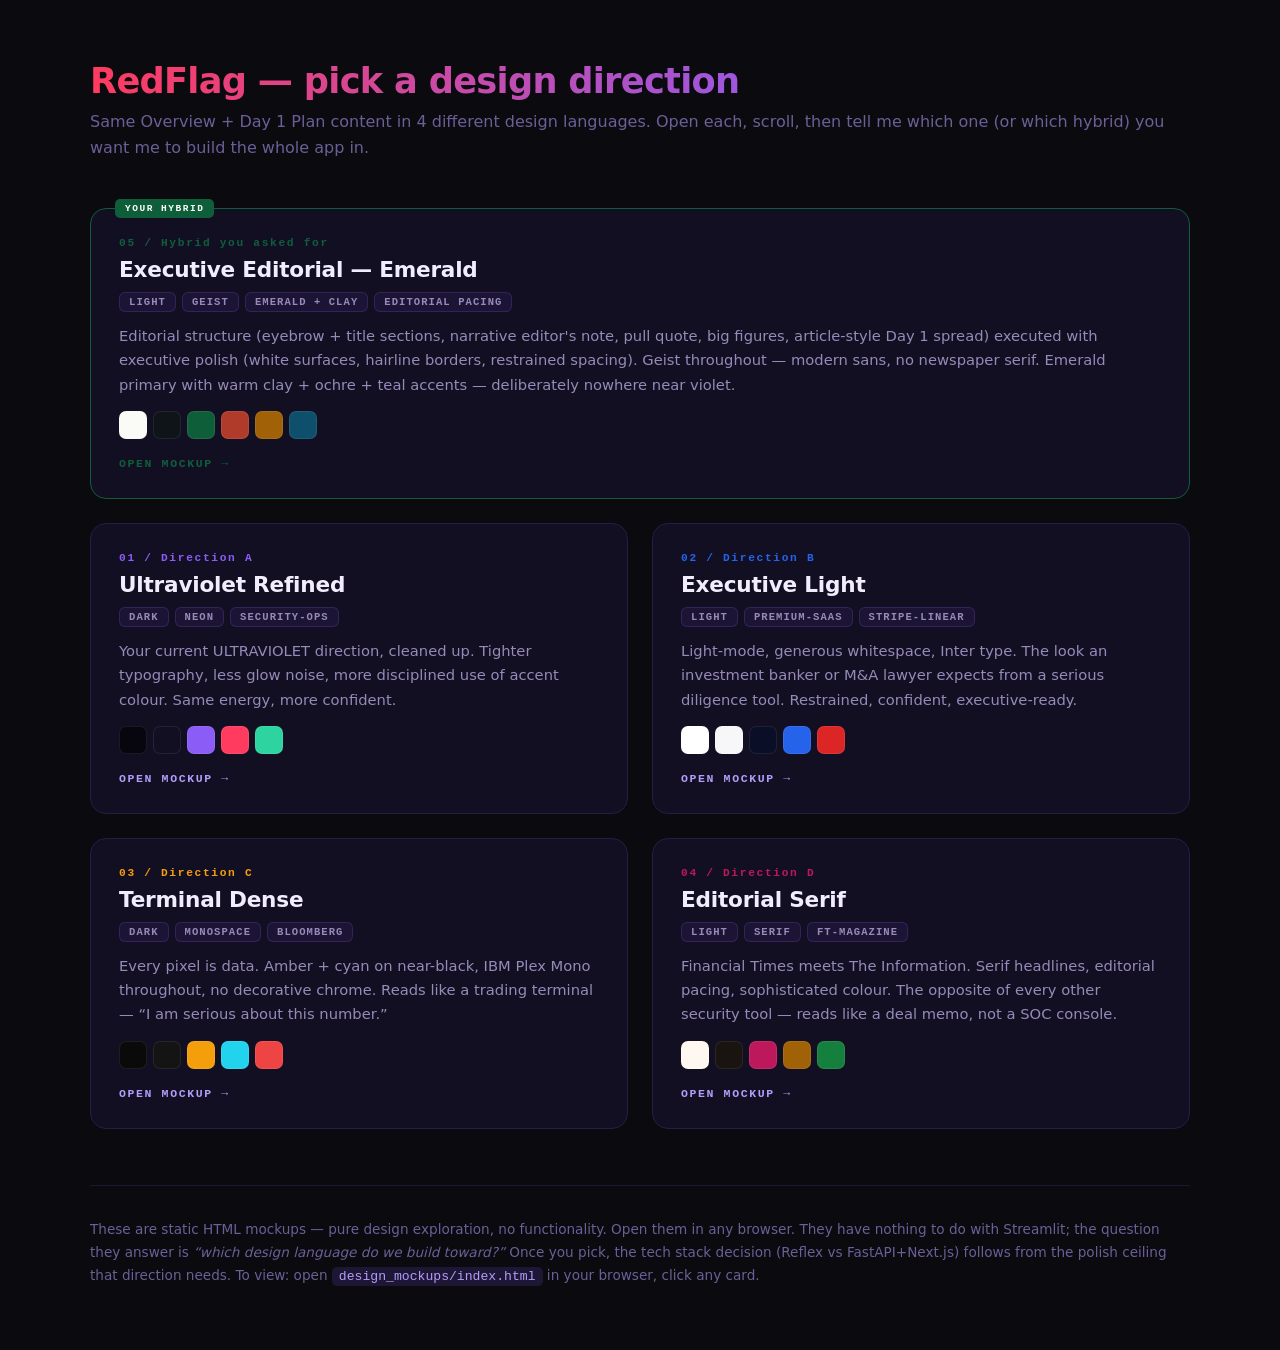
<file: design_mockups/index.html>
<!DOCTYPE html>
<html lang="en">
<head>
<meta charset="UTF-8">
<title>RedFlag — Design Direction Picker</title>
<style>
* { box-sizing: border-box; margin: 0; padding: 0; }
body {
  font-family: -apple-system, BlinkMacSystemFont, 'Segoe UI', system-ui, sans-serif;
  background: #0a0a0f;
  color: #d8d2f0;
  min-height: 100vh;
  padding: 60px 40px;
}
.wrap { max-width: 1100px; margin: 0 auto; }
h1 {
  font-size: 2.2rem;
  font-weight: 700;
  letter-spacing: -0.02em;
  margin-bottom: 8px;
  background: linear-gradient(100deg, #ff3b5f, #8b5cf6 70%);
  -webkit-background-clip: text;
  background-clip: text;
  color: transparent;
}
.sub {
  color: #6c5f97;
  font-size: 1rem;
  margin-bottom: 48px;
  line-height: 1.6;
}
.grid {
  display: grid;
  grid-template-columns: repeat(2, 1fr);
  gap: 24px;
}
.card {
  background: #130f23;
  border: 1px solid #261d46;
  border-radius: 16px;
  padding: 28px;
  text-decoration: none;
  color: inherit;
  display: block;
  transition: transform 0.15s ease, border-color 0.15s ease, box-shadow 0.2s ease;
}
.card:hover {
  transform: translateY(-3px);
  border-color: #8b5cf6;
  box-shadow: 0 14px 40px rgba(139, 92, 246, 0.18);
}
.num {
  font-family: 'IBM Plex Mono', monospace;
  font-size: 0.7rem;
  font-weight: 700;
  letter-spacing: 0.15em;
  color: #4d4274;
  margin-bottom: 8px;
}
.t1 .num { color: #8b5cf6; }
.t2 .num { color: #2563eb; }
.t3 .num { color: #f59e0b; }
.t4 .num { color: #be185d; }
.t5 .num { color: #0f5e3a; }
.featured {
  position: relative;
  border-color: #0f5e3a !important;
}
.featured::before {
  content: 'YOUR HYBRID';
  position: absolute; top: -10px; left: 24px;
  background: #0f5e3a; color: #fff;
  font-family: 'IBM Plex Mono', monospace;
  font-size: 9.5px; font-weight: 700;
  letter-spacing: 0.16em;
  padding: 4px 10px; border-radius: 5px;
}
.title {
  font-size: 1.35rem;
  font-weight: 700;
  margin-bottom: 8px;
  color: #f1edfe;
  letter-spacing: -0.01em;
}
.tag {
  display: inline-block;
  font-family: 'IBM Plex Mono', monospace;
  font-size: 0.66rem;
  font-weight: 600;
  letter-spacing: 0.1em;
  color: #968ab8;
  background: rgba(139, 92, 246, 0.08);
  border: 1px solid rgba(139, 92, 246, 0.2);
  border-radius: 6px;
  padding: 3px 9px;
  margin: 0 6px 12px 0;
}
.desc {
  font-size: 0.92rem;
  color: #968ab8;
  line-height: 1.65;
  margin-bottom: 14px;
}
.swatches {
  display: flex;
  gap: 6px;
  margin-top: 14px;
}
.sw {
  width: 28px;
  height: 28px;
  border-radius: 7px;
  border: 1px solid rgba(255, 255, 255, 0.08);
}
.cta {
  font-family: 'IBM Plex Mono', monospace;
  font-size: 0.72rem;
  font-weight: 700;
  letter-spacing: 0.14em;
  color: #b39dfb;
  margin-top: 18px;
  display: flex;
  align-items: center;
  gap: 6px;
}
hr {
  border: none;
  border-top: 1px solid #1d1735;
  margin: 56px 0 32px;
}
.note {
  font-size: 0.85rem;
  color: #6c5f97;
  line-height: 1.7;
}
.note code {
  font-family: 'IBM Plex Mono', monospace;
  font-size: 0.82rem;
  background: #1d1735;
  padding: 2px 7px;
  border-radius: 5px;
  color: #b39dfb;
}
</style>
</head>
<body>
<div class="wrap">
  <h1>RedFlag — pick a design direction</h1>
  <p class="sub">Same Overview + Day 1 Plan content in 4 different design languages. Open each, scroll, then tell me which one (or which hybrid) you want me to build the whole app in.</p>

  <div class="grid">
    <a class="card t5 featured" href="05_executive_editorial.html" style="grid-column: 1 / -1;">
      <div class="num">05 / Hybrid you asked for</div>
      <div class="title">Executive Editorial &mdash; Emerald</div>
      <div>
        <span class="tag">LIGHT</span><span class="tag">GEIST</span><span class="tag">EMERALD + CLAY</span><span class="tag">EDITORIAL PACING</span>
      </div>
      <div class="desc">Editorial structure (eyebrow + title sections, narrative editor's note, pull quote, big figures, article-style Day&nbsp;1 spread) executed with executive polish (white surfaces, hairline borders, restrained spacing). Geist throughout &mdash; modern sans, no newspaper serif. Emerald primary with warm clay + ochre + teal accents &mdash; deliberately nowhere near violet.</div>
      <div class="swatches">
        <div class="sw" style="background:#fafaf7;"></div>
        <div class="sw" style="background:#0f1419;"></div>
        <div class="sw" style="background:#0f5e3a;"></div>
        <div class="sw" style="background:#b13b2a;"></div>
        <div class="sw" style="background:#a16207;"></div>
        <div class="sw" style="background:#0e4f6b;"></div>
      </div>
      <div class="cta" style="color:#0f5e3a;">OPEN MOCKUP &rarr;</div>
    </a>

    <a class="card t1" href="01_ultraviolet_refined.html">
      <div class="num">01 / Direction A</div>
      <div class="title">Ultraviolet Refined</div>
      <div>
        <span class="tag">DARK</span><span class="tag">NEON</span><span class="tag">SECURITY-OPS</span>
      </div>
      <div class="desc">Your current ULTRAVIOLET direction, cleaned up. Tighter typography, less glow noise, more disciplined use of accent colour. Same energy, more confident.</div>
      <div class="swatches">
        <div class="sw" style="background:#07060f;"></div>
        <div class="sw" style="background:#130f23;"></div>
        <div class="sw" style="background:#8b5cf6;"></div>
        <div class="sw" style="background:#ff3b5f;"></div>
        <div class="sw" style="background:#2dd4a0;"></div>
      </div>
      <div class="cta">OPEN MOCKUP &rarr;</div>
    </a>

    <a class="card t2" href="02_executive_light.html">
      <div class="num">02 / Direction B</div>
      <div class="title">Executive Light</div>
      <div>
        <span class="tag">LIGHT</span><span class="tag">PREMIUM-SAAS</span><span class="tag">STRIPE-LINEAR</span>
      </div>
      <div class="desc">Light-mode, generous whitespace, Inter type. The look an investment banker or M&amp;A lawyer expects from a serious diligence tool. Restrained, confident, executive-ready.</div>
      <div class="swatches">
        <div class="sw" style="background:#ffffff;"></div>
        <div class="sw" style="background:#f7f7f9;"></div>
        <div class="sw" style="background:#0a0e27;"></div>
        <div class="sw" style="background:#2563eb;"></div>
        <div class="sw" style="background:#dc2626;"></div>
      </div>
      <div class="cta">OPEN MOCKUP &rarr;</div>
    </a>

    <a class="card t3" href="03_terminal_dense.html">
      <div class="num">03 / Direction C</div>
      <div class="title">Terminal Dense</div>
      <div>
        <span class="tag">DARK</span><span class="tag">MONOSPACE</span><span class="tag">BLOOMBERG</span>
      </div>
      <div class="desc">Every pixel is data. Amber + cyan on near-black, IBM Plex Mono throughout, no decorative chrome. Reads like a trading terminal — &ldquo;I am serious about this number.&rdquo;</div>
      <div class="swatches">
        <div class="sw" style="background:#0a0a0a;"></div>
        <div class="sw" style="background:#141414;"></div>
        <div class="sw" style="background:#f59e0b;"></div>
        <div class="sw" style="background:#22d3ee;"></div>
        <div class="sw" style="background:#ef4444;"></div>
      </div>
      <div class="cta">OPEN MOCKUP &rarr;</div>
    </a>

    <a class="card t4" href="04_editorial_serif.html">
      <div class="num">04 / Direction D</div>
      <div class="title">Editorial Serif</div>
      <div>
        <span class="tag">LIGHT</span><span class="tag">SERIF</span><span class="tag">FT-MAGAZINE</span>
      </div>
      <div class="desc">Financial Times meets The Information. Serif headlines, editorial pacing, sophisticated colour. The opposite of every other security tool &mdash; reads like a deal memo, not a SOC console.</div>
      <div class="swatches">
        <div class="sw" style="background:#fff8f0;"></div>
        <div class="sw" style="background:#1a1410;"></div>
        <div class="sw" style="background:#be185d;"></div>
        <div class="sw" style="background:#a16207;"></div>
        <div class="sw" style="background:#15803d;"></div>
      </div>
      <div class="cta">OPEN MOCKUP &rarr;</div>
    </a>
  </div>

  <hr>

  <p class="note">
    These are static HTML mockups &mdash; pure design exploration, no functionality. Open them in any browser. They have nothing to do with Streamlit; the question they answer is <em>&ldquo;which design language do we build toward?&rdquo;</em> Once you pick, the tech stack decision (Reflex vs FastAPI+Next.js) follows from the polish ceiling that direction needs. To view: open <code>design_mockups/index.html</code> in your browser, click any card.
  </p>
</div>
</body>
</html>
</file>
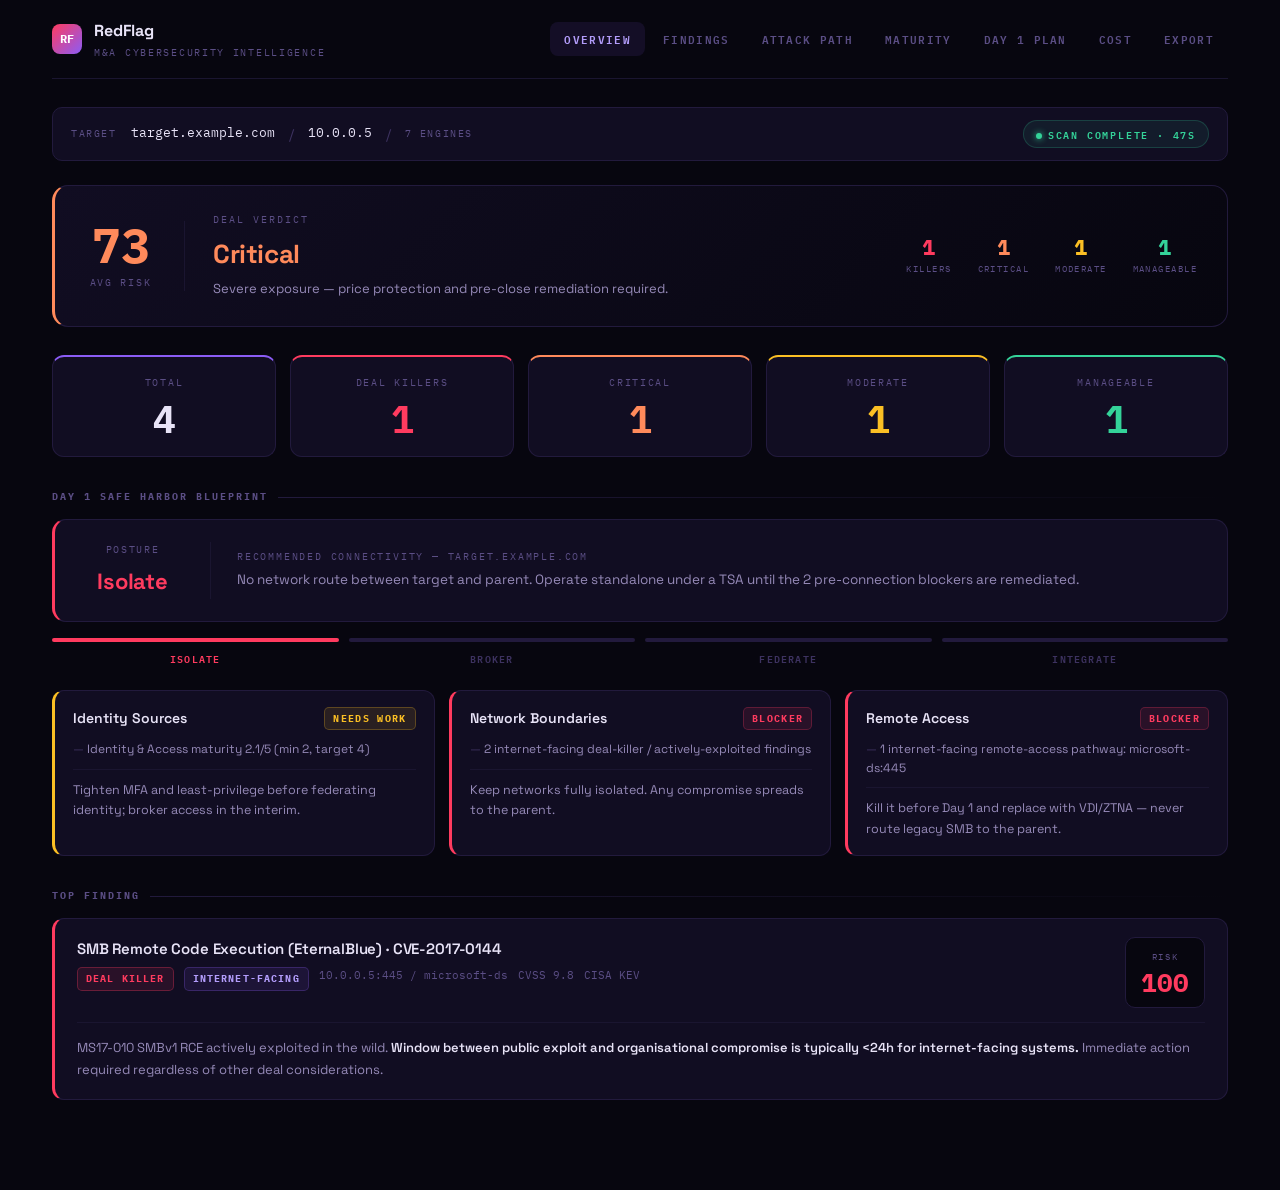
<file: design_mockups/01_ultraviolet_refined.html>
<!DOCTYPE html>
<html lang="en">
<head>
<meta charset="UTF-8">
<title>RedFlag — Direction A: Ultraviolet Refined</title>
<link href="https://fonts.googleapis.com/css2?family=Space+Grotesk:wght@400;500;600;700&family=IBM+Plex+Mono:wght@400;500;600&display=swap" rel="stylesheet">
<style>
* { box-sizing: border-box; margin: 0; padding: 0; }
:root {
  --bg: #07060f;
  --surface: #110d22;
  --surface-2: #1a1530;
  --border: #221a3d;
  --border-soft: #1a1530;
  --text: #e8e3f7;
  --text-mid: #968ab8;
  --text-dim: #5b4e85;
  --text-faint: #3d3260;
  --violet: #8b5cf6;
  --violet-soft: #b39dfb;
  --red: #ff3b5f;
  --orange: #ff8a5b;
  --yellow: #fbbf24;
  --green: #34d399;
  --cyan: #22d3ee;
}
body {
  font-family: 'Space Grotesk', -apple-system, sans-serif;
  background: var(--bg);
  color: var(--text);
  font-size: 14px;
  line-height: 1.6;
  min-height: 100vh;
}
.app { max-width: 1240px; margin: 0 auto; padding: 0 32px 80px; }

/* Top bar */
.topbar {
  display: flex; align-items: center; justify-content: space-between;
  padding: 18px 0; border-bottom: 1px solid var(--border-soft);
  margin-bottom: 28px;
}
.brand { display: flex; align-items: center; gap: 12px; }
.logo {
  width: 30px; height: 30px; border-radius: 8px;
  background: linear-gradient(135deg, var(--red), var(--violet));
  display: grid; place-items: center; color: #fff; font-weight: 700;
  font-family: 'IBM Plex Mono', monospace; font-size: 12px;
}
.brand-name {
  font-weight: 700; letter-spacing: -0.01em; font-size: 16px;
}
.brand-sub {
  display: block;
  font-family: 'IBM Plex Mono', monospace; font-size: 9.5px;
  letter-spacing: 0.18em; color: var(--text-dim); text-transform: uppercase;
  margin-top: 1px;
}
.nav { display: flex; gap: 4px; }
.nav-tab {
  font-family: 'IBM Plex Mono', monospace; font-size: 11px;
  font-weight: 600; letter-spacing: 0.12em; text-transform: uppercase;
  color: var(--text-dim); padding: 8px 14px; border-radius: 8px;
  cursor: pointer;
}
.nav-tab.active {
  color: var(--violet-soft); background: rgba(139,92,246,0.1);
}
.nav-tab:hover:not(.active) { color: var(--text-mid); }

/* Command strip */
.cmd {
  display: flex; align-items: center; gap: 14px;
  padding: 12px 18px; border: 1px solid var(--border);
  border-radius: 10px; margin-bottom: 24px;
  background: var(--surface);
}
.cmd-label {
  font-family: 'IBM Plex Mono', monospace; font-size: 10px;
  letter-spacing: 0.16em; text-transform: uppercase; color: var(--text-dim);
}
.cmd-val { font-family: 'IBM Plex Mono', monospace; font-size: 13px; color: var(--text); }
.cmd-sep { color: var(--text-faint); }
.cmd-chip {
  margin-left: auto;
  font-family: 'IBM Plex Mono', monospace; font-size: 10px;
  letter-spacing: 0.18em; font-weight: 600; text-transform: uppercase;
  color: var(--green); background: rgba(52,211,153,0.08);
  border: 1px solid rgba(52,211,153,0.2);
  border-radius: 20px; padding: 5px 12px;
}
.dot {
  display: inline-block; width: 6px; height: 6px;
  border-radius: 50%; background: var(--green);
  box-shadow: 0 0 6px var(--green);
  margin-right: 6px; vertical-align: middle;
}

/* Verdict banner */
.verdict {
  display: flex; align-items: center; gap: 28px;
  padding: 26px 30px; border-radius: 16px;
  background: linear-gradient(135deg, var(--surface) 0%, var(--bg) 100%);
  border: 1px solid var(--border);
  border-left: 3px solid var(--orange);
  margin-bottom: 28px;
}
.verdict-score {
  text-align: center; padding-right: 28px;
  border-right: 1px solid var(--border-soft); min-width: 100px;
}
.verdict-score .v {
  font-family: 'IBM Plex Mono', monospace; font-size: 48px;
  font-weight: 700; line-height: 1; color: var(--orange);
}
.verdict-score .cap {
  display: block; margin-top: 6px;
  font-family: 'IBM Plex Mono', monospace; font-size: 9.5px;
  letter-spacing: 0.18em; text-transform: uppercase; color: var(--text-dim);
}
.verdict-main { flex: 1; }
.verdict-kicker {
  font-family: 'IBM Plex Mono', monospace; font-size: 10px;
  letter-spacing: 0.2em; text-transform: uppercase;
  color: var(--text-dim); margin-bottom: 6px;
}
.verdict-label {
  font-size: 26px; font-weight: 700; color: var(--orange);
  letter-spacing: -0.015em; margin-bottom: 4px;
}
.verdict-msg { font-size: 13px; color: var(--text-mid); }
.verdict-stats { display: flex; gap: 26px; }
.verdict-stats .col { text-align: center; }
.verdict-stats .num {
  font-family: 'IBM Plex Mono', monospace; font-size: 22px;
  font-weight: 700; display: block; line-height: 1;
}
.verdict-stats .lbl {
  font-family: 'IBM Plex Mono', monospace; font-size: 9px;
  letter-spacing: 0.16em; text-transform: uppercase; color: var(--text-dim);
  margin-top: 4px; display: block;
}
.c-dk { color: var(--red); }
.c-cr { color: var(--orange); }
.c-mo { color: var(--yellow); }
.c-ma { color: var(--green); }

/* Section label */
.sect {
  font-family: 'IBM Plex Mono', monospace; font-size: 10px;
  letter-spacing: 0.2em; font-weight: 700; text-transform: uppercase;
  color: var(--text-dim); margin: 32px 0 14px;
  display: flex; align-items: center; gap: 10px;
}
.sect::after {
  content: ''; flex: 1; height: 1px;
  background: linear-gradient(90deg, var(--border) 0%, transparent 100%);
}

/* Metric cards */
.metrics {
  display: grid; grid-template-columns: repeat(5, 1fr); gap: 14px;
}
.metric {
  background: var(--surface);
  border: 1px solid var(--border);
  border-top: 2px solid var(--violet);
  border-radius: 12px;
  padding: 18px 16px;
  text-align: center;
}
.metric.red { border-top-color: var(--red); }
.metric.orange { border-top-color: var(--orange); }
.metric.yellow { border-top-color: var(--yellow); }
.metric.green { border-top-color: var(--green); }
.metric .lbl {
  font-family: 'IBM Plex Mono', monospace; font-size: 9.5px;
  letter-spacing: 0.18em; text-transform: uppercase; color: var(--text-dim);
  margin-bottom: 10px;
}
.metric .val {
  font-family: 'IBM Plex Mono', monospace; font-size: 38px;
  font-weight: 700; line-height: 1; color: var(--text);
}
.metric.red .val { color: var(--red); }
.metric.orange .val { color: var(--orange); }
.metric.yellow .val { color: var(--yellow); }
.metric.green .val { color: var(--green); }

/* Day 1 panel */
.d1-banner {
  display: flex; align-items: center; gap: 26px;
  padding: 22px 26px; border-radius: 14px;
  background: var(--surface);
  border: 1px solid var(--border);
  border-left: 3px solid var(--red);
  margin-bottom: 14px;
}
.d1-posture {
  text-align: center; padding-right: 26px;
  border-right: 1px solid var(--border-soft); min-width: 130px;
}
.d1-posture .lbl {
  font-family: 'IBM Plex Mono', monospace; font-size: 9.5px;
  letter-spacing: 0.18em; text-transform: uppercase;
  color: var(--text-dim); margin-bottom: 6px;
}
.d1-posture .val {
  font-size: 22px; font-weight: 700;
  color: var(--red); letter-spacing: -0.01em;
}
.d1-rationale { flex: 1; }
.d1-rationale .kicker {
  font-family: 'IBM Plex Mono', monospace; font-size: 10px;
  letter-spacing: 0.18em; text-transform: uppercase;
  color: var(--text-dim); margin-bottom: 4px;
}
.d1-rationale .txt { font-size: 13.5px; color: var(--text-mid); line-height: 1.65; }

/* Pip ladder */
.pips { display: flex; gap: 10px; margin: 16px 0 24px; }
.pip { flex: 1; text-align: center; }
.pip-bar {
  height: 4px; border-radius: 3px; margin-bottom: 8px;
  background: var(--border);
}
.pip.on .pip-bar { background: var(--text-faint); }
.pip.active .pip-bar { background: var(--red); }
.pip-name {
  font-family: 'IBM Plex Mono', monospace; font-size: 10px;
  letter-spacing: 0.12em; font-weight: 600; text-transform: uppercase;
  color: var(--text-faint);
}
.pip.on .pip-name { color: var(--text-dim); }
.pip.active .pip-name { color: var(--red); }

/* Pillars */
.pillars { display: grid; grid-template-columns: repeat(3, 1fr); gap: 14px; }
.pillar {
  background: var(--surface); border: 1px solid var(--border);
  border-radius: 12px; padding: 16px 18px;
}
.pillar.red { border-left: 3px solid var(--red); }
.pillar.amber { border-left: 3px solid var(--yellow); }
.pillar.green { border-left: 3px solid var(--green); }
.pillar-head {
  display: flex; justify-content: space-between; align-items: center;
  margin-bottom: 10px;
}
.pillar-name { font-size: 14px; font-weight: 600; color: var(--text); }
.rag {
  font-family: 'IBM Plex Mono', monospace; font-size: 9.5px;
  letter-spacing: 0.14em; font-weight: 700; text-transform: uppercase;
  padding: 3px 8px; border-radius: 5px;
}
.rag.red { background: rgba(255,59,95,0.1); color: var(--red); border: 1px solid rgba(255,59,95,0.25); }
.rag.amber { background: rgba(251,191,36,0.1); color: var(--yellow); border: 1px solid rgba(251,191,36,0.25); }
.rag.green { background: rgba(52,211,153,0.1); color: var(--green); border: 1px solid rgba(52,211,153,0.25); }
.pillar-evidence {
  list-style: none; font-size: 12px; color: var(--text-mid);
  margin-bottom: 10px; line-height: 1.55;
}
.pillar-evidence li::before { content: '— '; color: var(--text-faint); }
.pillar-rec {
  font-size: 12.5px; color: var(--text-mid); line-height: 1.65;
  border-top: 1px solid var(--border-soft); padding-top: 10px;
}

/* Finding card */
.finding {
  background: var(--surface); border: 1px solid var(--border);
  border-left: 3px solid var(--red);
  border-radius: 12px; padding: 18px 22px; margin-bottom: 10px;
}
.finding-head {
  display: flex; justify-content: space-between; align-items: flex-start; gap: 16px;
}
.finding-title {
  font-size: 15px; font-weight: 600; color: var(--text);
  letter-spacing: -0.01em; margin-bottom: 6px;
}
.finding-meta {
  display: flex; gap: 10px; flex-wrap: wrap;
  font-family: 'IBM Plex Mono', monospace; font-size: 11px;
  color: var(--text-dim);
}
.badge {
  display: inline-flex; align-items: center;
  font-family: 'IBM Plex Mono', monospace; font-size: 9.5px;
  font-weight: 700; letter-spacing: 0.12em; text-transform: uppercase;
  padding: 3px 8px; border-radius: 5px;
}
.badge.dk {
  background: rgba(255,59,95,0.1); color: var(--red);
  border: 1px solid rgba(255,59,95,0.3);
}
.badge.inet {
  background: rgba(139,92,246,0.1); color: var(--violet-soft);
  border: 1px solid rgba(139,92,246,0.25);
}
.score-pill {
  min-width: 80px; text-align: center; padding: 12px;
  border: 1px solid var(--border); border-radius: 10px;
  background: var(--bg);
}
.score-pill .lbl {
  font-family: 'IBM Plex Mono', monospace; font-size: 9px;
  letter-spacing: 0.18em; text-transform: uppercase;
  color: var(--text-dim); margin-bottom: 4px;
}
.score-pill .val {
  font-family: 'IBM Plex Mono', monospace; font-size: 26px;
  font-weight: 700; color: var(--red); line-height: 1;
}
.finding-body {
  margin-top: 14px; padding-top: 14px;
  border-top: 1px solid var(--border-soft);
  font-size: 13px; color: var(--text-mid); line-height: 1.7;
}
.finding-body strong { color: var(--text); font-weight: 600; }
</style>
</head>
<body>
<div class="app">

  <!-- Top bar -->
  <div class="topbar">
    <div class="brand">
      <div class="logo">RF</div>
      <div>
        <div class="brand-name">RedFlag</div>
        <span class="brand-sub">M&amp;A Cybersecurity Intelligence</span>
      </div>
    </div>
    <div class="nav">
      <div class="nav-tab active">Overview</div>
      <div class="nav-tab">Findings</div>
      <div class="nav-tab">Attack Path</div>
      <div class="nav-tab">Maturity</div>
      <div class="nav-tab">Day 1 Plan</div>
      <div class="nav-tab">Cost</div>
      <div class="nav-tab">Export</div>
    </div>
  </div>

  <!-- Command strip -->
  <div class="cmd">
    <span class="cmd-label">Target</span>
    <span class="cmd-val">target.example.com</span>
    <span class="cmd-sep">/</span>
    <span class="cmd-val">10.0.0.5</span>
    <span class="cmd-sep">/</span>
    <span class="cmd-label">7 engines</span>
    <span class="cmd-chip"><span class="dot"></span>scan complete &middot; 47s</span>
  </div>

  <!-- Verdict -->
  <div class="verdict">
    <div class="verdict-score">
      <div class="v">73</div>
      <span class="cap">avg risk</span>
    </div>
    <div class="verdict-main">
      <div class="verdict-kicker">Deal verdict</div>
      <div class="verdict-label">Critical</div>
      <div class="verdict-msg">Severe exposure &mdash; price protection and pre-close remediation required.</div>
    </div>
    <div class="verdict-stats">
      <div class="col"><span class="num c-dk">1</span><span class="lbl">killers</span></div>
      <div class="col"><span class="num c-cr">1</span><span class="lbl">critical</span></div>
      <div class="col"><span class="num c-mo">1</span><span class="lbl">moderate</span></div>
      <div class="col"><span class="num c-ma">1</span><span class="lbl">manageable</span></div>
    </div>
  </div>

  <!-- Metric cards -->
  <div class="metrics">
    <div class="metric"><div class="lbl">Total</div><div class="val">4</div></div>
    <div class="metric red"><div class="lbl">Deal killers</div><div class="val">1</div></div>
    <div class="metric orange"><div class="lbl">Critical</div><div class="val">1</div></div>
    <div class="metric yellow"><div class="lbl">Moderate</div><div class="val">1</div></div>
    <div class="metric green"><div class="lbl">Manageable</div><div class="val">1</div></div>
  </div>

  <!-- Day 1 -->
  <div class="sect">Day 1 Safe Harbor Blueprint</div>

  <div class="d1-banner">
    <div class="d1-posture">
      <div class="lbl">Posture</div>
      <div class="val">Isolate</div>
    </div>
    <div class="d1-rationale">
      <div class="kicker">Recommended connectivity &mdash; target.example.com</div>
      <div class="txt">No network route between target and parent. Operate standalone under a TSA until the 2 pre-connection blockers are remediated.</div>
    </div>
  </div>

  <div class="pips">
    <div class="pip active"><div class="pip-bar"></div><div class="pip-name">Isolate</div></div>
    <div class="pip"><div class="pip-bar"></div><div class="pip-name">Broker</div></div>
    <div class="pip"><div class="pip-bar"></div><div class="pip-name">Federate</div></div>
    <div class="pip"><div class="pip-bar"></div><div class="pip-name">Integrate</div></div>
  </div>

  <div class="pillars">
    <div class="pillar amber">
      <div class="pillar-head">
        <div class="pillar-name">Identity Sources</div>
        <div class="rag amber">Needs work</div>
      </div>
      <ul class="pillar-evidence"><li>Identity &amp; Access maturity 2.1/5 (min 2, target 4)</li></ul>
      <div class="pillar-rec">Tighten MFA and least-privilege before federating identity; broker access in the interim.</div>
    </div>
    <div class="pillar red">
      <div class="pillar-head">
        <div class="pillar-name">Network Boundaries</div>
        <div class="rag red">Blocker</div>
      </div>
      <ul class="pillar-evidence"><li>2 internet-facing deal-killer / actively-exploited findings</li></ul>
      <div class="pillar-rec">Keep networks fully isolated. Any compromise spreads to the parent.</div>
    </div>
    <div class="pillar red">
      <div class="pillar-head">
        <div class="pillar-name">Remote Access</div>
        <div class="rag red">Blocker</div>
      </div>
      <ul class="pillar-evidence"><li>1 internet-facing remote-access pathway: microsoft-ds:445</li></ul>
      <div class="pillar-rec">Kill it before Day 1 and replace with VDI/ZTNA &mdash; never route legacy SMB to the parent.</div>
    </div>
  </div>

  <!-- Top finding -->
  <div class="sect">Top finding</div>

  <div class="finding">
    <div class="finding-head">
      <div>
        <div class="finding-title">SMB Remote Code Execution (EternalBlue) &middot; CVE-2017-0144</div>
        <div class="finding-meta">
          <span class="badge dk">Deal killer</span>
          <span class="badge inet">Internet-facing</span>
          <span>10.0.0.5:445 / microsoft-ds</span>
          <span>CVSS 9.8</span>
          <span>CISA KEV</span>
        </div>
      </div>
      <div class="score-pill">
        <div class="lbl">Risk</div>
        <div class="val">100</div>
      </div>
    </div>
    <div class="finding-body">
      MS17-010 SMBv1 RCE actively exploited in the wild. <strong>Window between public exploit and organisational compromise is typically &lt;24h for internet-facing systems.</strong> Immediate action required regardless of other deal considerations.
    </div>
  </div>

</div>
</body>
</html>
</file>
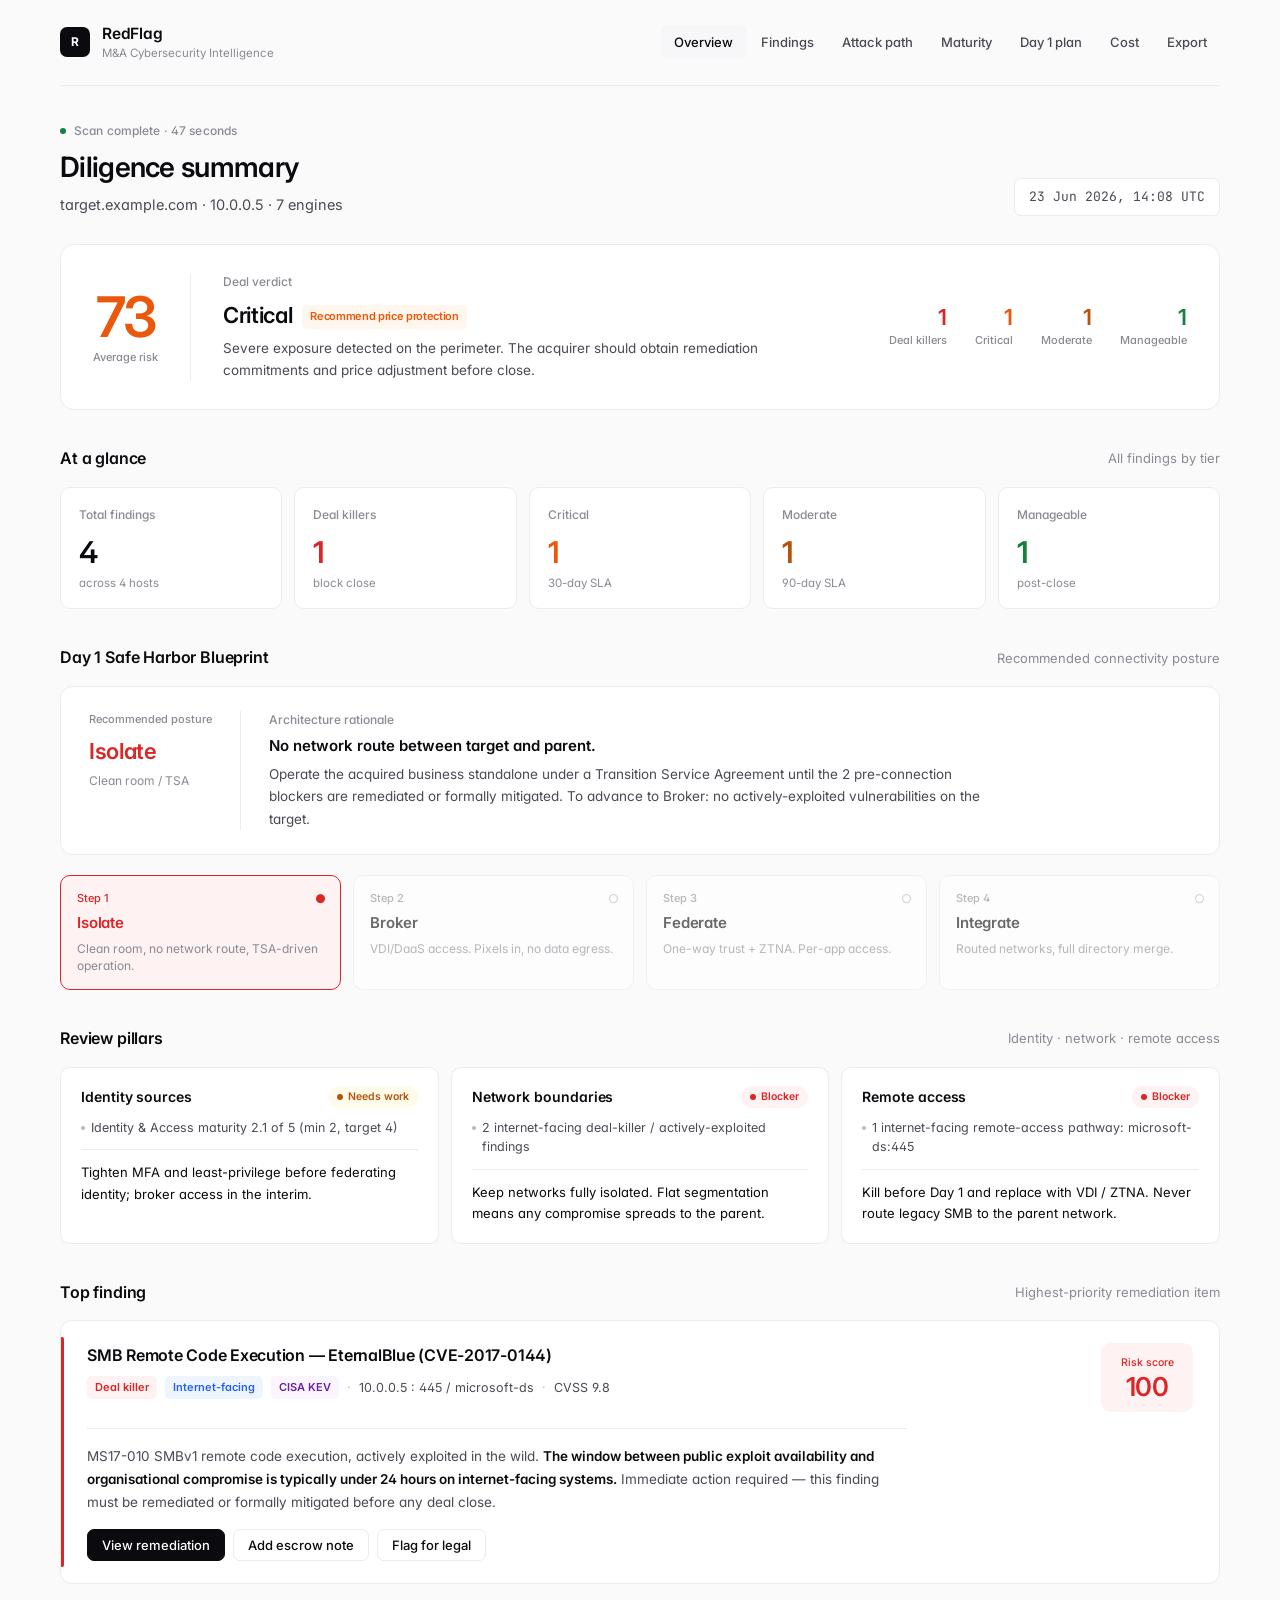
<file: design_mockups/02_executive_light.html>
<!DOCTYPE html>
<html lang="en">
<head>
<meta charset="UTF-8">
<title>RedFlag — Direction B: Executive Light</title>
<link href="https://fonts.googleapis.com/css2?family=Inter:wght@400;500;600;700&family=JetBrains+Mono:wght@400;500;600&display=swap" rel="stylesheet">
<style>
* { box-sizing: border-box; margin: 0; padding: 0; }
:root {
  --bg: #fafafa;
  --surface: #ffffff;
  --surface-soft: #f7f7f9;
  --border: #ececef;
  --border-strong: #d8d8dc;
  --text: #0a0a0f;
  --text-mid: #4a4a55;
  --text-dim: #8a8a95;
  --text-faint: #b8b8c1;
  --primary: #2563eb;
  --primary-soft: #eff5ff;
  --red: #dc2626;
  --red-soft: #fef2f2;
  --orange: #ea580c;
  --orange-soft: #fff7ed;
  --amber: #b45309;
  --amber-soft: #fffbeb;
  --green: #15803d;
  --green-soft: #f0fdf4;
}
body {
  font-family: 'Inter', -apple-system, BlinkMacSystemFont, sans-serif;
  background: var(--bg);
  color: var(--text);
  font-size: 14px;
  line-height: 1.55;
  font-feature-settings: 'cv02','cv03','cv04','cv11';
  -webkit-font-smoothing: antialiased;
  min-height: 100vh;
}
.app { max-width: 1240px; margin: 0 auto; padding: 0 40px 96px; }

/* Top bar */
.topbar {
  display: flex; align-items: center; justify-content: space-between;
  padding: 22px 0; margin-bottom: 36px;
  border-bottom: 1px solid var(--border);
}
.brand { display: flex; align-items: center; gap: 12px; }
.logo {
  width: 30px; height: 30px; border-radius: 7px;
  background: var(--text); color: #fff;
  display: grid; place-items: center;
  font-weight: 700; font-size: 12px; letter-spacing: -0.01em;
}
.brand-name {
  font-weight: 600; font-size: 15.5px;
  letter-spacing: -0.015em;
}
.brand-sub {
  display: block; font-size: 11.5px;
  color: var(--text-dim); font-weight: 400;
  margin-top: -1px;
}
.nav { display: flex; gap: 2px; }
.nav-tab {
  font-size: 13px; font-weight: 500;
  color: var(--text-mid); padding: 7px 13px;
  border-radius: 6px; cursor: pointer;
}
.nav-tab.active {
  color: var(--text); background: var(--surface-soft);
}
.nav-tab:hover:not(.active) {
  color: var(--text); background: var(--surface-soft);
}

/* Page header */
.page-head {
  display: flex; justify-content: space-between; align-items: flex-end;
  margin-bottom: 28px;
}
.eyebrow {
  font-size: 12px; font-weight: 500;
  color: var(--text-dim); letter-spacing: 0.01em;
  margin-bottom: 6px;
  display: flex; align-items: center; gap: 8px;
}
.eyebrow .dot {
  width: 6px; height: 6px; border-radius: 50%;
  background: var(--green);
}
.page-title {
  font-size: 28px; font-weight: 600;
  letter-spacing: -0.025em;
  color: var(--text);
}
.page-sub {
  font-size: 14.5px; color: var(--text-mid);
  margin-top: 4px;
}
.target-pill {
  font-family: 'JetBrains Mono', monospace;
  font-size: 13px; color: var(--text-mid);
  background: var(--surface);
  border: 1px solid var(--border);
  border-radius: 7px; padding: 8px 14px;
}

/* Verdict */
.verdict {
  display: grid; grid-template-columns: auto 1fr auto;
  gap: 32px; align-items: center;
  padding: 28px 32px;
  background: var(--surface);
  border: 1px solid var(--border);
  border-radius: 14px;
  margin-bottom: 28px;
}
.verdict-score { text-align: center; }
.verdict-score .v {
  font-size: 56px; font-weight: 600;
  letter-spacing: -0.03em; line-height: 1;
  color: var(--orange);
}
.verdict-score .cap {
  display: block; margin-top: 4px;
  font-size: 11px; color: var(--text-dim);
  font-weight: 500;
}
.verdict-main {
  border-left: 1px solid var(--border);
  padding-left: 32px;
}
.verdict-kicker {
  font-size: 12px; color: var(--text-dim);
  font-weight: 500; margin-bottom: 6px;
}
.verdict-label {
  font-size: 22px; font-weight: 600;
  letter-spacing: -0.015em; color: var(--text);
  margin-bottom: 6px;
}
.verdict-label .tag {
  display: inline-block; vertical-align: middle;
  font-size: 11px; font-weight: 600;
  padding: 3px 8px; border-radius: 5px;
  margin-left: 10px;
  background: var(--orange-soft); color: var(--orange);
}
.verdict-msg {
  font-size: 13.5px; color: var(--text-mid); line-height: 1.6;
  max-width: 540px;
}
.verdict-stats { display: flex; gap: 28px; }
.verdict-stats .col { text-align: right; }
.verdict-stats .num {
  font-size: 22px; font-weight: 600;
  display: block; line-height: 1;
  letter-spacing: -0.02em;
}
.verdict-stats .lbl {
  font-size: 11px; color: var(--text-dim);
  font-weight: 500; margin-top: 4px; display: block;
}
.c-dk { color: var(--red); }
.c-cr { color: var(--orange); }
.c-mo { color: var(--amber); }
.c-ma { color: var(--green); }

/* Section header */
.sect {
  display: flex; align-items: center; justify-content: space-between;
  margin: 36px 0 16px;
}
.sect-title {
  font-size: 16px; font-weight: 600;
  color: var(--text); letter-spacing: -0.01em;
}
.sect-sub {
  font-size: 13px; color: var(--text-dim);
}

/* Metric cards */
.metrics {
  display: grid; grid-template-columns: repeat(5, 1fr); gap: 12px;
}
.metric {
  background: var(--surface);
  border: 1px solid var(--border);
  border-radius: 10px;
  padding: 18px 18px 16px;
}
.metric .lbl {
  font-size: 12px; color: var(--text-dim);
  font-weight: 500; margin-bottom: 12px;
}
.metric .val {
  font-size: 30px; font-weight: 600;
  letter-spacing: -0.025em; line-height: 1;
  color: var(--text);
}
.metric.red .val { color: var(--red); }
.metric.orange .val { color: var(--orange); }
.metric.amber .val { color: var(--amber); }
.metric.green .val { color: var(--green); }
.metric .trend {
  font-size: 11.5px; color: var(--text-dim);
  margin-top: 8px;
}

/* Day 1 banner */
.d1-banner {
  display: grid; grid-template-columns: auto 1fr; gap: 28px;
  padding: 24px 28px;
  background: var(--surface);
  border: 1px solid var(--border);
  border-radius: 12px;
  margin-bottom: 16px;
}
.d1-posture {
  border-right: 1px solid var(--border);
  padding-right: 28px; min-width: 140px;
}
.d1-posture .lbl {
  font-size: 11px; color: var(--text-dim);
  font-weight: 500; margin-bottom: 6px;
}
.d1-posture .val {
  font-size: 22px; font-weight: 600;
  color: var(--red); letter-spacing: -0.015em;
}
.d1-posture .sub {
  font-size: 12px; color: var(--text-dim);
  margin-top: 4px;
}
.d1-rationale .kicker {
  font-size: 12px; color: var(--text-dim);
  font-weight: 500; margin-bottom: 4px;
}
.d1-rationale .title {
  font-size: 15px; font-weight: 600;
  color: var(--text); margin-bottom: 6px;
}
.d1-rationale .txt {
  font-size: 13.5px; color: var(--text-mid);
  line-height: 1.65; max-width: 720px;
}

/* Ladder */
.ladder {
  display: grid; grid-template-columns: repeat(4, 1fr);
  gap: 12px; margin: 20px 0 28px;
}
.rung {
  background: var(--surface);
  border: 1px solid var(--border);
  border-radius: 10px;
  padding: 14px 16px;
  position: relative;
}
.rung.active {
  border: 1.5px solid var(--red);
  background: var(--red-soft);
}
.rung.locked { opacity: 0.6; }
.rung .step {
  font-size: 11px; color: var(--text-dim);
  font-weight: 500; margin-bottom: 4px;
}
.rung.active .step { color: var(--red); }
.rung .name {
  font-size: 15px; font-weight: 600;
  color: var(--text); letter-spacing: -0.01em;
  margin-bottom: 6px;
}
.rung.active .name { color: var(--red); }
.rung .desc {
  font-size: 12px; color: var(--text-dim);
  line-height: 1.45;
}
.rung .check {
  position: absolute; top: 14px; right: 14px;
  font-size: 12px; color: var(--text-faint);
}
.rung.active .check { color: var(--red); }

/* Pillars */
.pillars { display: grid; grid-template-columns: repeat(3, 1fr); gap: 12px; }
.pillar {
  background: var(--surface);
  border: 1px solid var(--border);
  border-radius: 10px;
  padding: 18px 20px;
}
.pillar-head {
  display: flex; justify-content: space-between; align-items: center;
  margin-bottom: 10px;
}
.pillar-name {
  font-size: 14px; font-weight: 600;
  color: var(--text); letter-spacing: -0.005em;
}
.rag {
  font-size: 10.5px; font-weight: 600;
  padding: 3px 9px; border-radius: 999px;
  display: inline-flex; align-items: center; gap: 5px;
}
.rag::before {
  content: ''; width: 6px; height: 6px; border-radius: 50%;
}
.rag.red { background: var(--red-soft); color: var(--red); }
.rag.red::before { background: var(--red); }
.rag.amber { background: var(--amber-soft); color: var(--amber); }
.rag.amber::before { background: var(--amber); }
.rag.green { background: var(--green-soft); color: var(--green); }
.rag.green::before { background: var(--green); }
.pillar-evidence {
  list-style: none; font-size: 12.5px;
  color: var(--text-mid); line-height: 1.55;
  margin-bottom: 12px;
}
.pillar-evidence li {
  display: flex; gap: 6px; align-items: flex-start;
}
.pillar-evidence li::before {
  content: ''; flex: none; margin-top: 8px;
  width: 4px; height: 4px; border-radius: 50%;
  background: var(--text-faint);
}
.pillar-rec {
  font-size: 13px; color: var(--text);
  line-height: 1.65;
  border-top: 1px solid var(--border);
  padding-top: 12px;
}

/* Finding */
.finding {
  background: var(--surface);
  border: 1px solid var(--border);
  border-radius: 12px;
  padding: 22px 26px;
  margin-bottom: 10px;
  position: relative;
}
.finding::before {
  content: ''; position: absolute;
  left: 0; top: 16px; bottom: 16px; width: 3px;
  background: var(--red); border-radius: 0 2px 2px 0;
}
.finding-head {
  display: flex; justify-content: space-between; align-items: flex-start; gap: 20px;
}
.finding-title {
  font-size: 16px; font-weight: 600;
  letter-spacing: -0.015em; color: var(--text);
  margin-bottom: 8px;
}
.finding-meta {
  display: flex; gap: 8px; flex-wrap: wrap;
  align-items: center;
  font-size: 12.5px; color: var(--text-mid);
}
.finding-meta .sep { color: var(--text-faint); }
.badge {
  font-size: 11px; font-weight: 600;
  padding: 3px 8px; border-radius: 5px;
  display: inline-flex; align-items: center;
}
.badge.dk { background: var(--red-soft); color: var(--red); }
.badge.inet { background: var(--primary-soft); color: var(--primary); }
.badge.kev {
  background: #faf5ff; color: #6b21a8;
}
.score-pill {
  min-width: 92px; text-align: center; padding: 12px 14px;
  background: var(--red-soft); border-radius: 10px;
}
.score-pill .lbl {
  font-size: 10.5px; color: var(--red);
  font-weight: 500; margin-bottom: 2px;
}
.score-pill .val {
  font-size: 26px; font-weight: 600; color: var(--red);
  letter-spacing: -0.03em; line-height: 1;
}
.finding-body {
  margin-top: 16px; padding-top: 16px;
  border-top: 1px solid var(--border);
  font-size: 13.5px; color: var(--text-mid); line-height: 1.7;
  max-width: 820px;
}
.finding-body strong { color: var(--text); font-weight: 600; }
.cta-row {
  display: flex; gap: 8px; margin-top: 16px;
}
.btn {
  font-family: inherit; font-size: 13px; font-weight: 500;
  padding: 7px 14px; border-radius: 7px;
  border: 1px solid var(--border); background: var(--surface);
  color: var(--text); cursor: pointer;
}
.btn:hover { background: var(--surface-soft); }
.btn.primary {
  background: var(--text); color: #fff;
  border-color: var(--text);
}
.btn.primary:hover { background: #1a1a1f; }
</style>
</head>
<body>
<div class="app">

  <!-- Top bar -->
  <div class="topbar">
    <div class="brand">
      <div class="logo">R</div>
      <div>
        <div class="brand-name">RedFlag</div>
        <span class="brand-sub">M&amp;A Cybersecurity Intelligence</span>
      </div>
    </div>
    <div class="nav">
      <div class="nav-tab active">Overview</div>
      <div class="nav-tab">Findings</div>
      <div class="nav-tab">Attack path</div>
      <div class="nav-tab">Maturity</div>
      <div class="nav-tab">Day 1 plan</div>
      <div class="nav-tab">Cost</div>
      <div class="nav-tab">Export</div>
    </div>
  </div>

  <!-- Page header -->
  <div class="page-head">
    <div>
      <div class="eyebrow"><span class="dot"></span>Scan complete &middot; 47 seconds</div>
      <div class="page-title">Diligence summary</div>
      <div class="page-sub">target.example.com &middot; 10.0.0.5 &middot; 7 engines</div>
    </div>
    <div class="target-pill">23 Jun 2026, 14:08 UTC</div>
  </div>

  <!-- Verdict -->
  <div class="verdict">
    <div class="verdict-score">
      <div class="v">73</div>
      <span class="cap">Average risk</span>
    </div>
    <div class="verdict-main">
      <div class="verdict-kicker">Deal verdict</div>
      <div class="verdict-label">Critical<span class="tag">Recommend price protection</span></div>
      <div class="verdict-msg">Severe exposure detected on the perimeter. The acquirer should obtain remediation commitments and price adjustment before close.</div>
    </div>
    <div class="verdict-stats">
      <div class="col"><span class="num c-dk">1</span><span class="lbl">Deal killers</span></div>
      <div class="col"><span class="num c-cr">1</span><span class="lbl">Critical</span></div>
      <div class="col"><span class="num c-mo">1</span><span class="lbl">Moderate</span></div>
      <div class="col"><span class="num c-ma">1</span><span class="lbl">Manageable</span></div>
    </div>
  </div>

  <!-- Metrics -->
  <div class="sect">
    <div class="sect-title">At a glance</div>
    <div class="sect-sub">All findings by tier</div>
  </div>
  <div class="metrics">
    <div class="metric"><div class="lbl">Total findings</div><div class="val">4</div><div class="trend">across 4 hosts</div></div>
    <div class="metric red"><div class="lbl">Deal killers</div><div class="val">1</div><div class="trend">block close</div></div>
    <div class="metric orange"><div class="lbl">Critical</div><div class="val">1</div><div class="trend">30-day SLA</div></div>
    <div class="metric amber"><div class="lbl">Moderate</div><div class="val">1</div><div class="trend">90-day SLA</div></div>
    <div class="metric green"><div class="lbl">Manageable</div><div class="val">1</div><div class="trend">post-close</div></div>
  </div>

  <!-- Day 1 -->
  <div class="sect">
    <div class="sect-title">Day 1 Safe Harbor Blueprint</div>
    <div class="sect-sub">Recommended connectivity posture</div>
  </div>

  <div class="d1-banner">
    <div class="d1-posture">
      <div class="lbl">Recommended posture</div>
      <div class="val">Isolate</div>
      <div class="sub">Clean room / TSA</div>
    </div>
    <div class="d1-rationale">
      <div class="kicker">Architecture rationale</div>
      <div class="title">No network route between target and parent.</div>
      <div class="txt">Operate the acquired business standalone under a Transition Service Agreement until the 2 pre-connection blockers are remediated or formally mitigated. To advance to Broker: no actively-exploited vulnerabilities on the target.</div>
    </div>
  </div>

  <div class="ladder">
    <div class="rung active">
      <span class="check">&#9679;</span>
      <div class="step">Step 1</div>
      <div class="name">Isolate</div>
      <div class="desc">Clean room, no network route, TSA-driven operation.</div>
    </div>
    <div class="rung locked">
      <span class="check">&#9675;</span>
      <div class="step">Step 2</div>
      <div class="name">Broker</div>
      <div class="desc">VDI/DaaS access. Pixels in, no data egress.</div>
    </div>
    <div class="rung locked">
      <span class="check">&#9675;</span>
      <div class="step">Step 3</div>
      <div class="name">Federate</div>
      <div class="desc">One-way trust + ZTNA. Per-app access.</div>
    </div>
    <div class="rung locked">
      <span class="check">&#9675;</span>
      <div class="step">Step 4</div>
      <div class="name">Integrate</div>
      <div class="desc">Routed networks, full directory merge.</div>
    </div>
  </div>

  <!-- Pillars -->
  <div class="sect">
    <div class="sect-title">Review pillars</div>
    <div class="sect-sub">Identity &middot; network &middot; remote access</div>
  </div>
  <div class="pillars">
    <div class="pillar">
      <div class="pillar-head">
        <div class="pillar-name">Identity sources</div>
        <div class="rag amber">Needs work</div>
      </div>
      <ul class="pillar-evidence"><li>Identity &amp; Access maturity 2.1 of 5 (min 2, target 4)</li></ul>
      <div class="pillar-rec">Tighten MFA and least-privilege before federating identity; broker access in the interim.</div>
    </div>
    <div class="pillar">
      <div class="pillar-head">
        <div class="pillar-name">Network boundaries</div>
        <div class="rag red">Blocker</div>
      </div>
      <ul class="pillar-evidence"><li>2 internet-facing deal-killer / actively-exploited findings</li></ul>
      <div class="pillar-rec">Keep networks fully isolated. Flat segmentation means any compromise spreads to the parent.</div>
    </div>
    <div class="pillar">
      <div class="pillar-head">
        <div class="pillar-name">Remote access</div>
        <div class="rag red">Blocker</div>
      </div>
      <ul class="pillar-evidence"><li>1 internet-facing remote-access pathway: microsoft-ds:445</li></ul>
      <div class="pillar-rec">Kill before Day 1 and replace with VDI / ZTNA. Never route legacy SMB to the parent network.</div>
    </div>
  </div>

  <!-- Top finding -->
  <div class="sect">
    <div class="sect-title">Top finding</div>
    <div class="sect-sub">Highest-priority remediation item</div>
  </div>

  <div class="finding">
    <div class="finding-head">
      <div>
        <div class="finding-title">SMB Remote Code Execution &mdash; EternalBlue (CVE-2017-0144)</div>
        <div class="finding-meta">
          <span class="badge dk">Deal killer</span>
          <span class="badge inet">Internet-facing</span>
          <span class="badge kev">CISA KEV</span>
          <span class="sep">&middot;</span>
          <span>10.0.0.5 : 445 / microsoft-ds</span>
          <span class="sep">&middot;</span>
          <span>CVSS 9.8</span>
        </div>
      </div>
      <div class="score-pill">
        <div class="lbl">Risk score</div>
        <div class="val">100</div>
      </div>
    </div>
    <div class="finding-body">
      MS17-010 SMBv1 remote code execution, actively exploited in the wild. <strong>The window between public exploit availability and organisational compromise is typically under 24 hours on internet-facing systems.</strong> Immediate action required &mdash; this finding must be remediated or formally mitigated before any deal close.
    </div>
    <div class="cta-row">
      <button class="btn primary">View remediation</button>
      <button class="btn">Add escrow note</button>
      <button class="btn">Flag for legal</button>
    </div>
  </div>

</div>
</body>
</html>
</file>
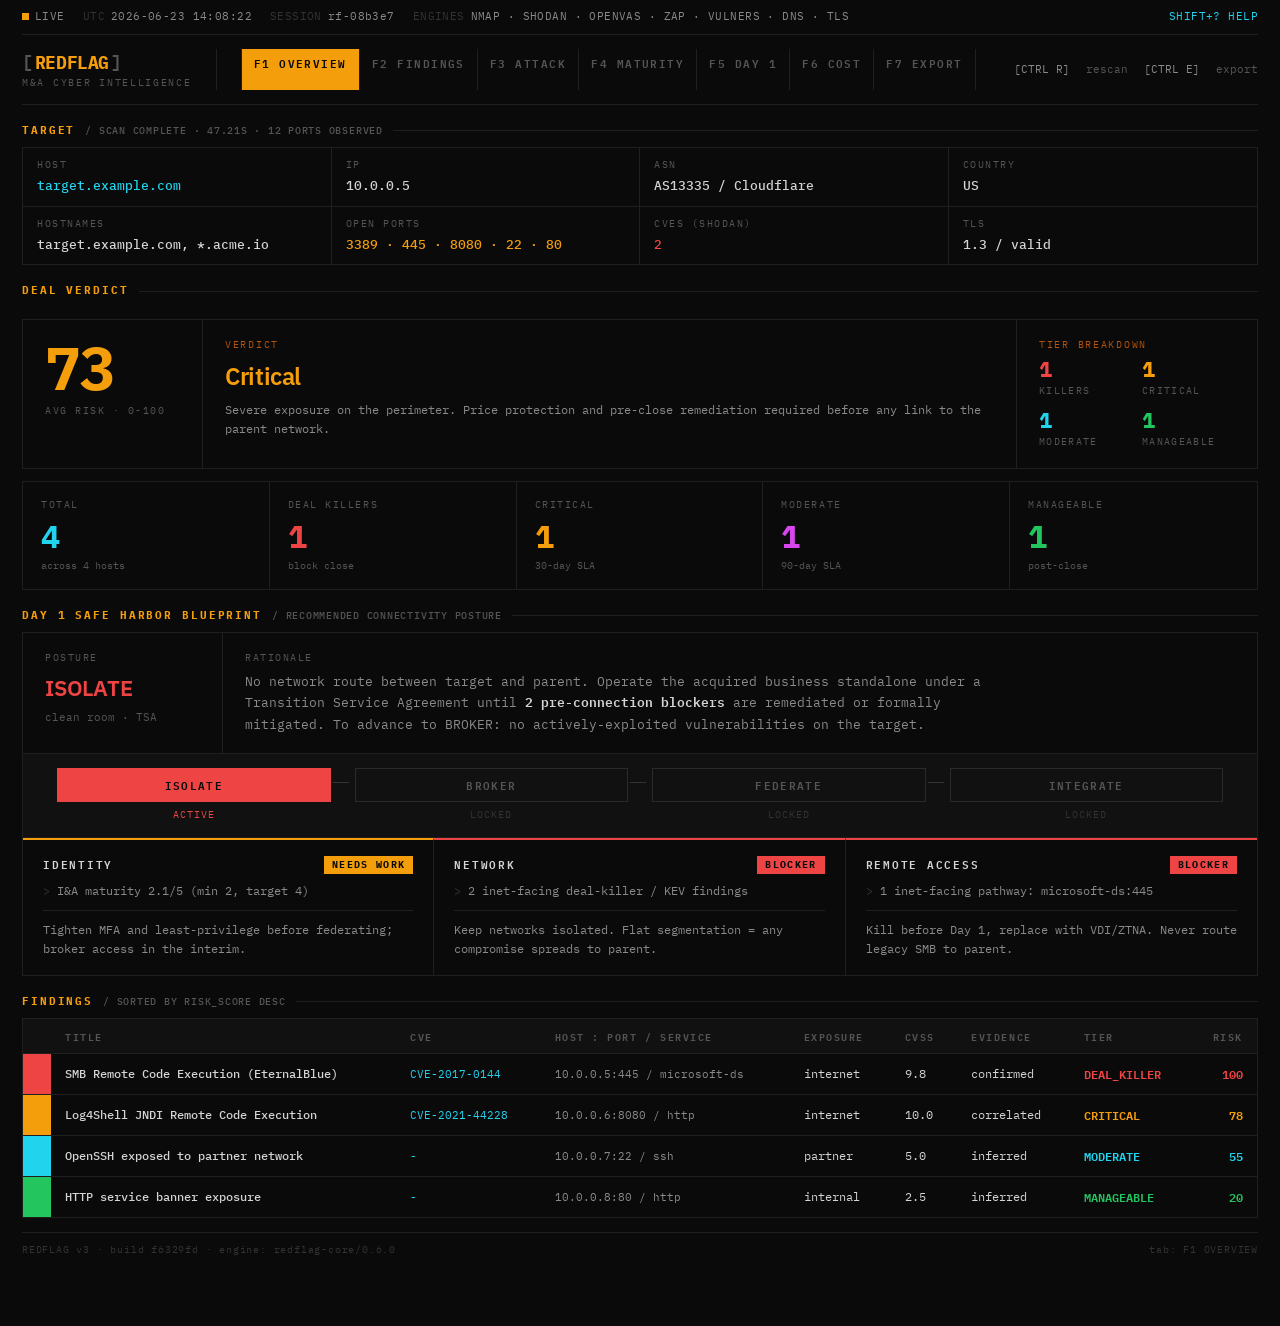
<file: design_mockups/03_terminal_dense.html>
<!DOCTYPE html>
<html lang="en">
<head>
<meta charset="UTF-8">
<title>RedFlag — Direction C: Terminal Dense</title>
<link href="https://fonts.googleapis.com/css2?family=IBM+Plex+Mono:wght@400;500;600;700&family=IBM+Plex+Sans:wght@400;500;600&display=swap" rel="stylesheet">
<style>
* { box-sizing: border-box; margin: 0; padding: 0; }
:root {
  --bg: #0a0a0a;
  --surface: #111111;
  --surface-2: #161616;
  --line: #1f1f1f;
  --line-strong: #2a2a2a;
  --text: #d4d4d4;
  --text-mid: #8a8a8a;
  --text-dim: #555555;
  --text-faint: #333333;
  --amber: #f59e0b;
  --amber-dim: #b45309;
  --cyan: #22d3ee;
  --cyan-dim: #0e7490;
  --red: #ef4444;
  --green: #22c55e;
  --magenta: #d946ef;
}
body {
  font-family: 'IBM Plex Mono', 'JetBrains Mono', Menlo, monospace;
  background: var(--bg);
  color: var(--text);
  font-size: 12.5px;
  line-height: 1.5;
  min-height: 100vh;
  -webkit-font-smoothing: antialiased;
}
.app { padding: 0 22px 60px; max-width: 1320px; margin: 0 auto; }

/* Top status strip */
.statusbar {
  display: flex; align-items: center; gap: 18px;
  padding: 9px 0; border-bottom: 1px solid var(--line);
  font-size: 10.5px; letter-spacing: 0.04em;
  color: var(--text-dim);
}
.statusbar .item { display: flex; align-items: center; gap: 6px; }
.statusbar .lbl { color: var(--text-faint); }
.statusbar .val { color: var(--text-mid); }
.statusbar .blink {
  width: 7px; height: 7px; background: var(--amber);
  display: inline-block;
  animation: blink 1.4s infinite;
}
@keyframes blink { 50% { opacity: 0.3; } }
.statusbar .right {
  margin-left: auto; color: var(--cyan);
}

/* Header bar */
.headbar {
  display: grid; grid-template-columns: auto 1fr auto;
  gap: 0; padding: 14px 0;
  border-bottom: 1px solid var(--line);
}
.brand {
  display: flex; align-items: center; gap: 12px;
  padding-right: 24px; border-right: 1px solid var(--line);
}
.logo-text {
  font-size: 18px; font-weight: 700;
  color: var(--amber); letter-spacing: -0.02em;
}
.logo-text::before {
  content: '['; color: var(--text-dim); margin-right: 2px;
}
.logo-text::after {
  content: ']'; color: var(--text-dim); margin-left: 2px;
}
.brand-sub {
  font-size: 9.5px; letter-spacing: 0.18em;
  color: var(--text-dim); text-transform: uppercase;
}
.tabs {
  display: flex; padding-left: 24px;
}
.tab {
  font-size: 10.5px; letter-spacing: 0.14em; text-transform: uppercase;
  font-weight: 600;
  padding: 6px 12px; color: var(--text-dim);
  border-right: 1px solid var(--line);
  cursor: pointer;
}
.tab:first-child { border-left: 1px solid var(--line); }
.tab.active {
  color: var(--bg); background: var(--amber);
}
.tab:hover:not(.active) { color: var(--text-mid); background: var(--surface); }
.head-right {
  display: flex; align-items: center; gap: 16px;
  font-size: 10.5px; color: var(--text-dim);
}
.head-right .key { color: var(--text-mid); }
.head-right .key::before { content: '['; }
.head-right .key::after { content: ']'; }

/* Section header */
.h-rule {
  display: flex; align-items: center; gap: 10px;
  padding: 18px 0 8px;
  font-size: 10.5px; letter-spacing: 0.18em;
  text-transform: uppercase; color: var(--amber); font-weight: 700;
}
.h-rule::after {
  content: ''; flex: 1; height: 1px; background: var(--line);
}
.h-rule .meta {
  font-size: 9.5px; color: var(--text-dim); letter-spacing: 0.08em;
  font-weight: 500;
}

/* Two-column key-value table */
.kv {
  display: grid; grid-template-columns: repeat(4, 1fr); gap: 0;
  border: 1px solid var(--line);
}
.kv .cell {
  padding: 10px 14px; border-right: 1px solid var(--line);
  border-bottom: 1px solid var(--line);
}
.kv .cell:nth-child(4n) { border-right: none; }
.kv .cell:nth-last-child(-n+4) { border-bottom: none; }
.kv .k {
  font-size: 9.5px; letter-spacing: 0.16em;
  color: var(--text-dim); text-transform: uppercase;
  margin-bottom: 4px;
}
.kv .v {
  font-size: 13px; color: var(--text); font-weight: 500;
}
.kv .v.amber { color: var(--amber); }
.kv .v.cyan { color: var(--cyan); }
.kv .v.red { color: var(--red); }
.kv .v.green { color: var(--green); }

/* Verdict block */
.verdict {
  display: grid; grid-template-columns: 180px 1fr 240px;
  border: 1px solid var(--line);
  margin: 12px 0 0;
}
.verdict > div {
  padding: 18px 22px;
  border-right: 1px solid var(--line);
}
.verdict > div:last-child { border-right: none; }
.verdict .score-num {
  font-size: 60px; font-weight: 700; line-height: 1;
  color: var(--amber); letter-spacing: -0.04em;
}
.verdict .score-cap {
  font-size: 9.5px; color: var(--text-dim);
  letter-spacing: 0.16em; text-transform: uppercase;
  margin-top: 6px;
}
.verdict .label {
  font-size: 9.5px; letter-spacing: 0.18em;
  text-transform: uppercase; color: var(--amber-dim);
  margin-bottom: 6px;
}
.verdict .verdict-label {
  font-family: 'IBM Plex Sans', sans-serif;
  font-size: 24px; font-weight: 600;
  color: var(--amber); letter-spacing: -0.015em;
  margin-bottom: 6px;
}
.verdict .verdict-msg {
  font-size: 12px; color: var(--text-mid); line-height: 1.6;
}
.verdict .stats {
  display: grid; grid-template-columns: repeat(2, 1fr); gap: 10px;
}
.verdict .stat { }
.verdict .stat .n {
  font-size: 22px; font-weight: 700; line-height: 1;
  display: block;
}
.verdict .stat .n.dk { color: var(--red); }
.verdict .stat .n.cr { color: var(--amber); }
.verdict .stat .n.mo { color: var(--cyan); }
.verdict .stat .n.ma { color: var(--green); }
.verdict .stat .l {
  font-size: 9.5px; color: var(--text-dim);
  letter-spacing: 0.14em; text-transform: uppercase;
  margin-top: 4px;
}

/* Metric strip */
.metrics {
  display: grid; grid-template-columns: repeat(5, 1fr);
  border: 1px solid var(--line); margin-top: 12px;
}
.m-cell {
  padding: 16px 18px; border-right: 1px solid var(--line);
}
.m-cell:last-child { border-right: none; }
.m-cell .lbl {
  font-size: 9.5px; letter-spacing: 0.16em;
  text-transform: uppercase; color: var(--text-dim);
  margin-bottom: 8px;
}
.m-cell .val {
  font-size: 32px; font-weight: 700; line-height: 1;
  letter-spacing: -0.03em;
}
.m-cell .val.t { color: var(--cyan); }
.m-cell .val.dk { color: var(--red); }
.m-cell .val.cr { color: var(--amber); }
.m-cell .val.mo { color: var(--magenta); }
.m-cell .val.ma { color: var(--green); }
.m-cell .delta {
  font-size: 10px; color: var(--text-dim);
  margin-top: 6px;
}

/* Day 1 banner */
.d1 {
  display: grid; grid-template-columns: 200px 1fr;
  border: 1px solid var(--line); margin-top: 0;
}
.d1 > div {
  padding: 18px 22px; border-right: 1px solid var(--line);
}
.d1 > div:last-child { border-right: none; }
.d1-posture .lbl {
  font-size: 9.5px; letter-spacing: 0.16em;
  text-transform: uppercase; color: var(--text-dim);
  margin-bottom: 6px;
}
.d1-posture .val {
  font-family: 'IBM Plex Sans', sans-serif;
  font-size: 22px; font-weight: 600;
  color: var(--red); letter-spacing: -0.01em;
}
.d1-posture .sub {
  font-size: 10.5px; color: var(--text-dim); margin-top: 6px;
}
.d1-text .kicker {
  font-size: 9.5px; letter-spacing: 0.16em;
  text-transform: uppercase; color: var(--text-dim);
  margin-bottom: 6px;
}
.d1-text .txt {
  font-size: 12.5px; color: var(--text-mid);
  line-height: 1.7; max-width: 760px;
}
.d1-text .txt strong { color: var(--text); font-weight: 600; }

/* Ladder ASCII */
.ladder {
  border: 1px solid var(--line); border-top: none;
  padding: 14px 22px; display: flex; align-items: center; gap: 0;
  background: var(--surface);
}
.ladder .seg {
  flex: 1; text-align: center; padding: 0 12px;
  position: relative;
}
.ladder .seg + .seg::before {
  content: '──'; position: absolute;
  left: -10px; top: 4px;
  color: var(--text-faint);
}
.ladder .seg .box {
  border: 1px solid var(--line-strong);
  padding: 8px 10px;
  font-size: 11px; font-weight: 600;
  letter-spacing: 0.12em; text-transform: uppercase;
  color: var(--text-dim); margin-bottom: 6px;
}
.ladder .seg.on .box { color: var(--text-mid); border-color: var(--text-dim); }
.ladder .seg.active .box {
  background: var(--red); color: var(--bg);
  border-color: var(--red);
}
.ladder .seg .stat-text {
  font-size: 9.5px; letter-spacing: 0.1em;
  color: var(--text-faint); text-transform: uppercase;
}
.ladder .seg.active .stat-text { color: var(--red); }

/* Pillars */
.pillars {
  display: grid; grid-template-columns: repeat(3, 1fr);
  border: 1px solid var(--line); border-top: none;
}
.pillar {
  padding: 16px 20px; border-right: 1px solid var(--line);
}
.pillar:last-child { border-right: none; }
.pillar.red { border-top: 2px solid var(--red); }
.pillar.amber { border-top: 2px solid var(--amber); }
.pillar.green { border-top: 2px solid var(--green); }
.pillar-head {
  display: flex; justify-content: space-between; align-items: center;
  margin-bottom: 8px;
}
.pillar-name {
  font-size: 11px; letter-spacing: 0.16em;
  text-transform: uppercase; font-weight: 600;
  color: var(--text);
}
.rag {
  font-size: 9.5px; letter-spacing: 0.14em;
  font-weight: 700; padding: 2px 8px;
  text-transform: uppercase;
}
.rag.red { background: var(--red); color: var(--bg); }
.rag.amber { background: var(--amber); color: var(--bg); }
.rag.green { background: var(--green); color: var(--bg); }
.pillar-ev {
  list-style: none; font-size: 11.5px;
  color: var(--text-mid); line-height: 1.6;
  margin-bottom: 10px;
}
.pillar-ev li::before { content: '> '; color: var(--text-faint); }
.pillar-rec {
  font-size: 11.5px; color: var(--text-mid);
  line-height: 1.65; border-top: 1px solid var(--line);
  padding-top: 10px;
}

/* Findings table */
.ftable {
  width: 100%; border: 1px solid var(--line); border-collapse: collapse;
}
.ftable thead th {
  text-align: left; padding: 10px 14px;
  font-size: 9.5px; letter-spacing: 0.16em; text-transform: uppercase;
  color: var(--text-dim); font-weight: 600;
  border-bottom: 1px solid var(--line);
  background: var(--surface);
}
.ftable td {
  padding: 11px 14px; border-bottom: 1px solid var(--line);
  font-size: 12px;
}
.ftable tr:last-child td { border-bottom: none; }
.ftable tr:hover td { background: var(--surface); }
.ftable .tier-cell {
  width: 10px; padding: 0;
}
.ftable .tier-dk { background: var(--red); }
.ftable .tier-cr { background: var(--amber); }
.ftable .tier-mo { background: var(--cyan); }
.ftable .tier-ma { background: var(--green); }
.ftable .title-c { color: var(--text); font-weight: 500; }
.ftable .cve { color: var(--cyan); font-size: 11px; }
.ftable .host { color: var(--text-mid); font-size: 11px; }
.ftable .num { text-align: right; font-weight: 600; }
.ftable .score-100 { color: var(--red); }
.ftable .score-78 { color: var(--amber); }
.ftable .score-55 { color: var(--cyan); }
.ftable .score-20 { color: var(--green); }

/* Footer */
.footer {
  margin-top: 14px;
  padding: 9px 0; border-top: 1px solid var(--line);
  display: flex; justify-content: space-between;
  font-size: 10px; letter-spacing: 0.08em;
  color: var(--text-faint);
}
</style>
</head>
<body>
<div class="app">

  <!-- Top status -->
  <div class="statusbar">
    <span class="item"><span class="blink"></span><span class="val">LIVE</span></span>
    <span class="item"><span class="lbl">UTC</span><span class="val">2026-06-23 14:08:22</span></span>
    <span class="item"><span class="lbl">SESSION</span><span class="val">rf-08b3e7</span></span>
    <span class="item"><span class="lbl">ENGINES</span><span class="val">NMAP &middot; SHODAN &middot; OPENVAS &middot; ZAP &middot; VULNERS &middot; DNS &middot; TLS</span></span>
    <span class="right">SHIFT+? HELP</span>
  </div>

  <!-- Brand + tabs -->
  <div class="headbar">
    <div class="brand">
      <div>
        <div class="logo-text">REDFLAG</div>
        <div class="brand-sub">M&amp;A Cyber Intelligence</div>
      </div>
    </div>
    <div class="tabs">
      <div class="tab active">F1 Overview</div>
      <div class="tab">F2 Findings</div>
      <div class="tab">F3 Attack</div>
      <div class="tab">F4 Maturity</div>
      <div class="tab">F5 Day 1</div>
      <div class="tab">F6 Cost</div>
      <div class="tab">F7 Export</div>
    </div>
    <div class="head-right">
      <span class="key">CTRL R</span> rescan
      <span class="key">CTRL E</span> export
    </div>
  </div>

  <!-- Target -->
  <div class="h-rule">Target <span class="meta">/ Scan complete &middot; 47.21s &middot; 12 ports observed</span></div>
  <div class="kv">
    <div class="cell"><div class="k">Host</div><div class="v cyan">target.example.com</div></div>
    <div class="cell"><div class="k">IP</div><div class="v">10.0.0.5</div></div>
    <div class="cell"><div class="k">ASN</div><div class="v">AS13335 / Cloudflare</div></div>
    <div class="cell"><div class="k">Country</div><div class="v">US</div></div>
    <div class="cell"><div class="k">Hostnames</div><div class="v">target.example.com, *.acme.io</div></div>
    <div class="cell"><div class="k">Open ports</div><div class="v amber">3389 &middot; 445 &middot; 8080 &middot; 22 &middot; 80</div></div>
    <div class="cell"><div class="k">CVEs (Shodan)</div><div class="v red">2</div></div>
    <div class="cell"><div class="k">TLS</div><div class="v">1.3 / valid</div></div>
  </div>

  <!-- Verdict -->
  <div class="h-rule">Deal verdict</div>
  <div class="verdict">
    <div>
      <div class="score-num">73</div>
      <div class="score-cap">avg risk &middot; 0-100</div>
    </div>
    <div>
      <div class="label">verdict</div>
      <div class="verdict-label">Critical</div>
      <div class="verdict-msg">Severe exposure on the perimeter. Price protection and pre-close remediation required before any link to the parent network.</div>
    </div>
    <div>
      <div class="label">tier breakdown</div>
      <div class="stats">
        <div class="stat"><span class="n dk">1</span><span class="l">killers</span></div>
        <div class="stat"><span class="n cr">1</span><span class="l">critical</span></div>
        <div class="stat"><span class="n mo">1</span><span class="l">moderate</span></div>
        <div class="stat"><span class="n ma">1</span><span class="l">manageable</span></div>
      </div>
    </div>
  </div>

  <!-- Metrics -->
  <div class="metrics">
    <div class="m-cell"><div class="lbl">Total</div><div class="val t">4</div><div class="delta">across 4 hosts</div></div>
    <div class="m-cell"><div class="lbl">Deal killers</div><div class="val dk">1</div><div class="delta">block close</div></div>
    <div class="m-cell"><div class="lbl">Critical</div><div class="val cr">1</div><div class="delta">30-day SLA</div></div>
    <div class="m-cell"><div class="lbl">Moderate</div><div class="val mo">1</div><div class="delta">90-day SLA</div></div>
    <div class="m-cell"><div class="lbl">Manageable</div><div class="val ma">1</div><div class="delta">post-close</div></div>
  </div>

  <!-- Day 1 -->
  <div class="h-rule">Day 1 Safe Harbor Blueprint <span class="meta">/ Recommended connectivity posture</span></div>
  <div class="d1">
    <div class="d1-posture">
      <div class="lbl">Posture</div>
      <div class="val">ISOLATE</div>
      <div class="sub">clean room &middot; TSA</div>
    </div>
    <div class="d1-text">
      <div class="kicker">rationale</div>
      <div class="txt">No network route between target and parent. Operate the acquired business standalone under a Transition Service Agreement until <strong>2 pre-connection blockers</strong> are remediated or formally mitigated. To advance to BROKER: no actively-exploited vulnerabilities on the target.</div>
    </div>
  </div>

  <!-- Ladder -->
  <div class="ladder">
    <div class="seg active">
      <div class="box">Isolate</div>
      <div class="stat-text">ACTIVE</div>
    </div>
    <div class="seg">
      <div class="box">Broker</div>
      <div class="stat-text">locked</div>
    </div>
    <div class="seg">
      <div class="box">Federate</div>
      <div class="stat-text">locked</div>
    </div>
    <div class="seg">
      <div class="box">Integrate</div>
      <div class="stat-text">locked</div>
    </div>
  </div>

  <!-- Pillars -->
  <div class="pillars">
    <div class="pillar amber">
      <div class="pillar-head">
        <div class="pillar-name">Identity</div>
        <div class="rag amber">Needs work</div>
      </div>
      <ul class="pillar-ev"><li>I&amp;A maturity 2.1/5 (min 2, target 4)</li></ul>
      <div class="pillar-rec">Tighten MFA and least-privilege before federating; broker access in the interim.</div>
    </div>
    <div class="pillar red">
      <div class="pillar-head">
        <div class="pillar-name">Network</div>
        <div class="rag red">Blocker</div>
      </div>
      <ul class="pillar-ev"><li>2 inet-facing deal-killer / KEV findings</li></ul>
      <div class="pillar-rec">Keep networks isolated. Flat segmentation = any compromise spreads to parent.</div>
    </div>
    <div class="pillar red">
      <div class="pillar-head">
        <div class="pillar-name">Remote access</div>
        <div class="rag red">Blocker</div>
      </div>
      <ul class="pillar-ev"><li>1 inet-facing pathway: microsoft-ds:445</li></ul>
      <div class="pillar-rec">Kill before Day 1, replace with VDI/ZTNA. Never route legacy SMB to parent.</div>
    </div>
  </div>

  <!-- Findings -->
  <div class="h-rule">Findings <span class="meta">/ sorted by risk_score desc</span></div>
  <table class="ftable">
    <thead><tr>
      <th></th>
      <th>Title</th>
      <th>CVE</th>
      <th>Host : Port / Service</th>
      <th>Exposure</th>
      <th>CVSS</th>
      <th>Evidence</th>
      <th>Tier</th>
      <th class="num" style="text-align:right;">Risk</th>
    </tr></thead>
    <tbody>
      <tr>
        <td class="tier-cell tier-dk"></td>
        <td class="title-c">SMB Remote Code Execution (EternalBlue)</td>
        <td class="cve">CVE-2017-0144</td>
        <td class="host">10.0.0.5:445 / microsoft-ds</td>
        <td>internet</td>
        <td>9.8</td>
        <td>confirmed</td>
        <td style="color:var(--red);font-weight:600;">DEAL_KILLER</td>
        <td class="num score-100">100</td>
      </tr>
      <tr>
        <td class="tier-cell tier-cr"></td>
        <td class="title-c">Log4Shell JNDI Remote Code Execution</td>
        <td class="cve">CVE-2021-44228</td>
        <td class="host">10.0.0.6:8080 / http</td>
        <td>internet</td>
        <td>10.0</td>
        <td>correlated</td>
        <td style="color:var(--amber);font-weight:600;">CRITICAL</td>
        <td class="num score-78">78</td>
      </tr>
      <tr>
        <td class="tier-cell tier-mo"></td>
        <td class="title-c">OpenSSH exposed to partner network</td>
        <td class="cve">-</td>
        <td class="host">10.0.0.7:22 / ssh</td>
        <td>partner</td>
        <td>5.0</td>
        <td>inferred</td>
        <td style="color:var(--cyan);font-weight:600;">MODERATE</td>
        <td class="num score-55">55</td>
      </tr>
      <tr>
        <td class="tier-cell tier-ma"></td>
        <td class="title-c">HTTP service banner exposure</td>
        <td class="cve">-</td>
        <td class="host">10.0.0.8:80 / http</td>
        <td>internal</td>
        <td>2.5</td>
        <td>inferred</td>
        <td style="color:var(--green);font-weight:600;">MANAGEABLE</td>
        <td class="num score-20">20</td>
      </tr>
    </tbody>
  </table>

  <!-- Footer -->
  <div class="footer">
    <span>REDFLAG v3 &middot; build f6329fd &middot; engine: redflag-core/0.6.0</span>
    <span>tab: F1 OVERVIEW</span>
  </div>

</div>
</body>
</html>
</file>
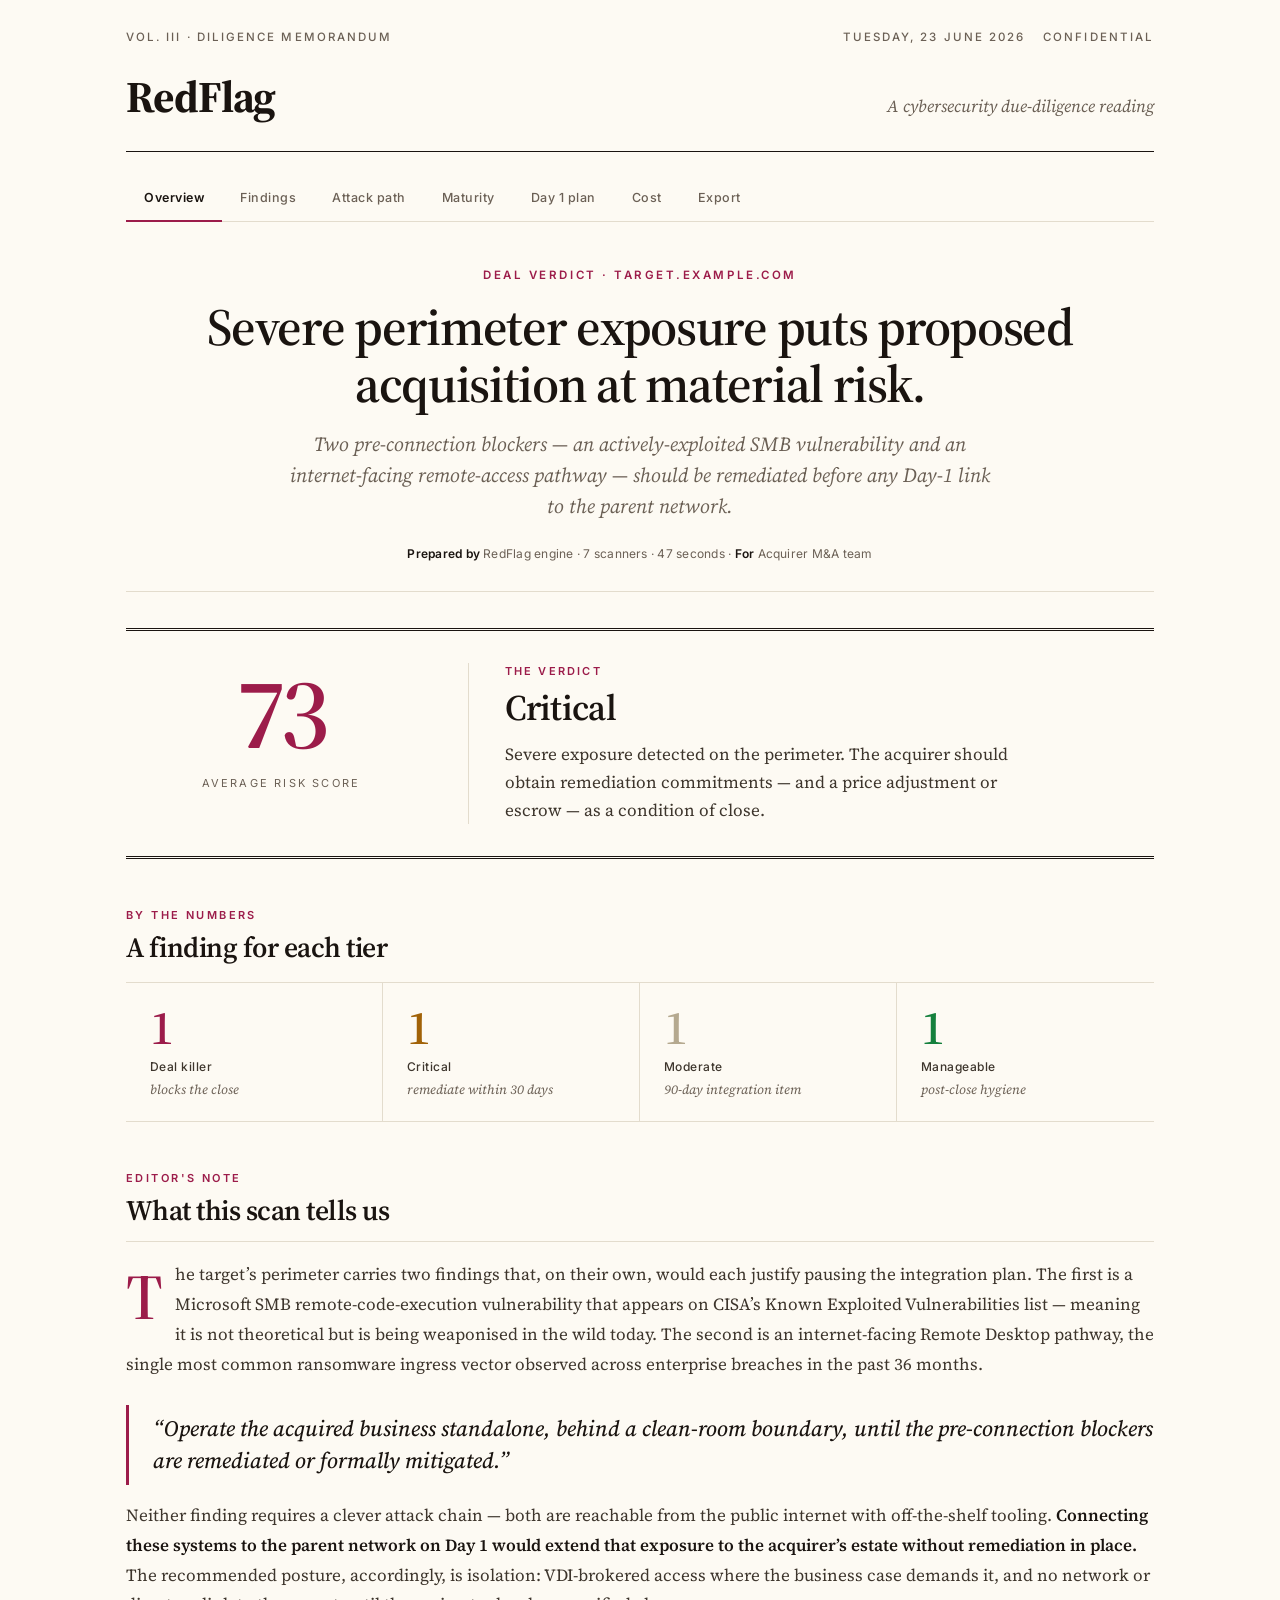
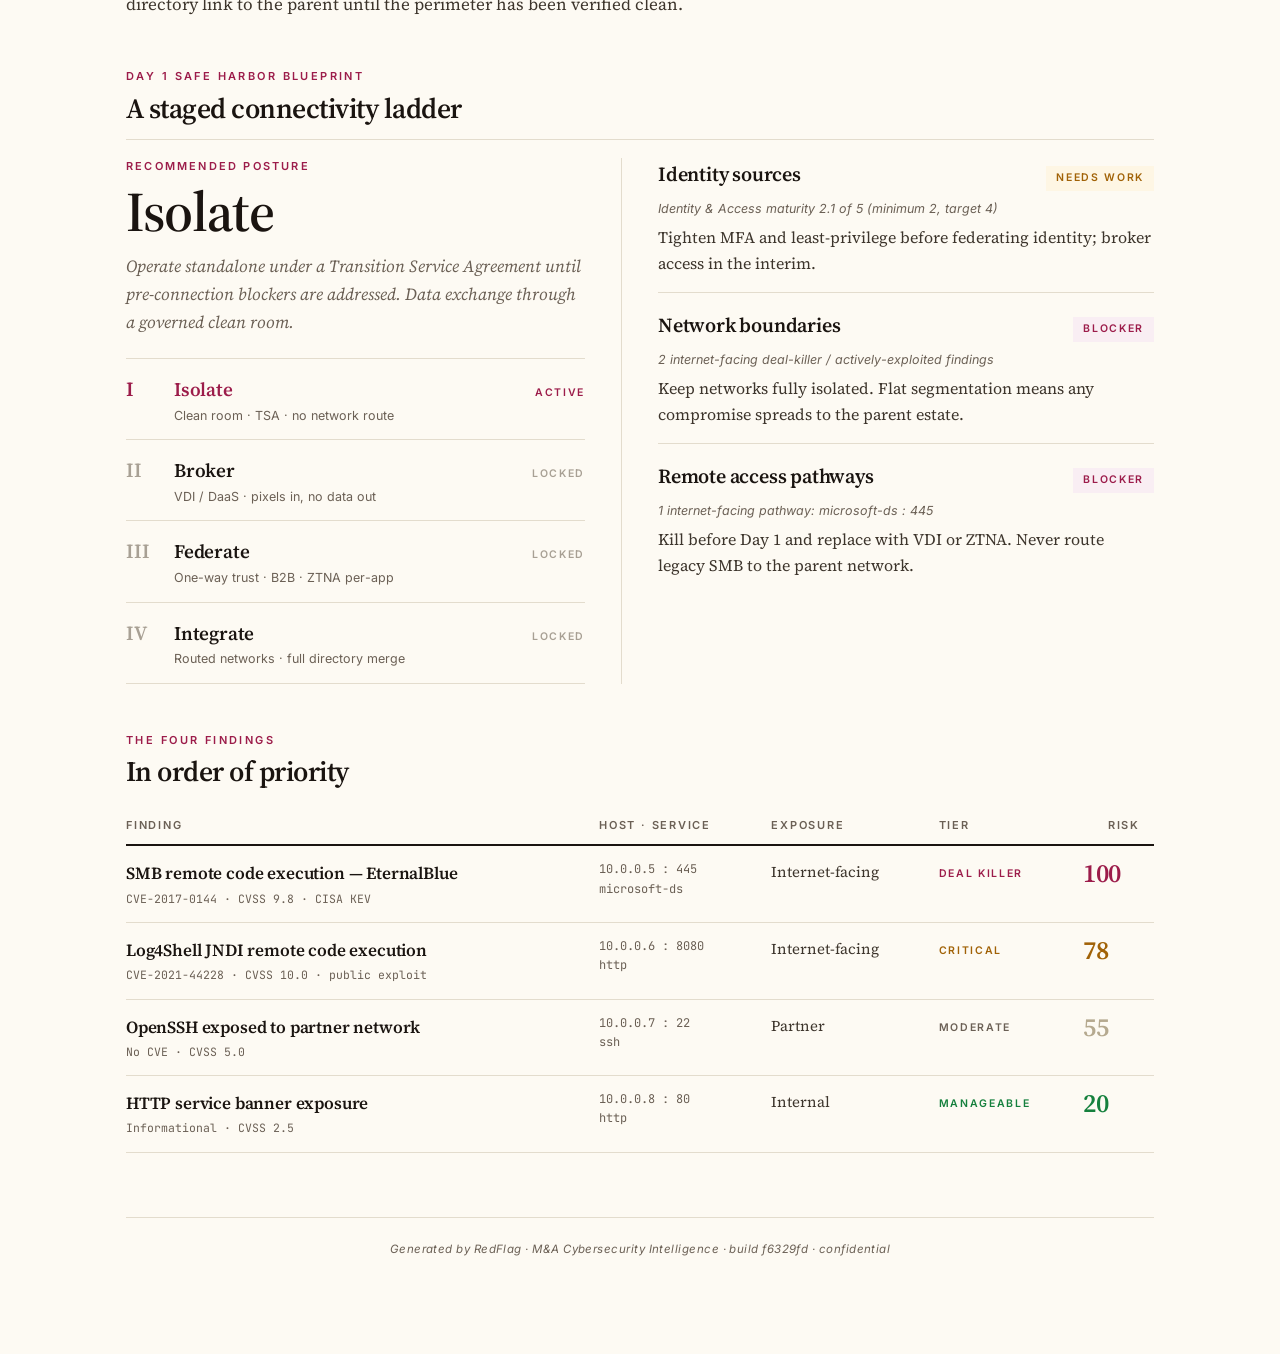
<file: design_mockups/04_editorial_serif.html>
<!DOCTYPE html>
<html lang="en">
<head>
<meta charset="UTF-8">
<title>RedFlag — Direction D: Editorial Serif</title>
<link href="https://fonts.googleapis.com/css2?family=Source+Serif+4:opsz,wght@8..60,400;8..60,500;8..60,600;8..60,700&family=Inter:wght@400;500;600&family=JetBrains+Mono:wght@400;500&display=swap" rel="stylesheet">
<style>
* { box-sizing: border-box; margin: 0; padding: 0; }
:root {
  --paper: #fdfaf3;
  --paper-2: #f7f2e8;
  --surface: #ffffff;
  --rule: #e3dccd;
  --rule-strong: #c9bfa9;
  --ink: #1a1410;
  --ink-mid: #3d352c;
  --ink-soft: #6b6055;
  --ink-faint: #a8a094;
  --accent: #9c1c4a;      /* oxblood/critical */
  --accent-soft: #f9eef3;
  --gold: #a16207;
  --gold-soft: #fef6e4;
  --moss: #15803d;
  --moss-soft: #ecfaef;
  --bone: #b5a98f;
}
body {
  font-family: 'Inter', -apple-system, sans-serif;
  background: var(--paper);
  color: var(--ink);
  font-size: 15px;
  line-height: 1.6;
  -webkit-font-smoothing: antialiased;
  min-height: 100vh;
}
.app { max-width: 1140px; margin: 0 auto; padding: 0 56px 96px; }

/* Masthead */
.masthead {
  border-bottom: 1.5px solid var(--ink);
  padding: 28px 0 18px;
  margin-bottom: 24px;
}
.masthead-top {
  display: flex; justify-content: space-between; align-items: baseline;
  font-family: 'Inter', sans-serif; font-size: 11.5px;
  letter-spacing: 0.18em; text-transform: uppercase;
  color: var(--ink-soft); font-weight: 500;
  margin-bottom: 16px;
}
.masthead-top .right { display: flex; gap: 18px; }
.title-row {
  display: flex; align-items: baseline; justify-content: space-between;
}
.brand-title {
  font-family: 'Source Serif 4', Georgia, serif;
  font-size: 44px; font-weight: 700;
  letter-spacing: -0.025em; color: var(--ink);
  font-feature-settings: 'lnum';
}
.brand-tagline {
  font-family: 'Source Serif 4', Georgia, serif;
  font-size: 17px; font-style: italic;
  color: var(--ink-soft); font-weight: 400;
}

/* Navigation */
.nav {
  display: flex; gap: 0;
  border-bottom: 1px solid var(--rule);
  margin-bottom: 28px;
}
.nav-tab {
  font-family: 'Inter', sans-serif; font-size: 12.5px;
  font-weight: 500; letter-spacing: 0.04em;
  color: var(--ink-soft); padding: 12px 18px;
  cursor: pointer; border-bottom: 2px solid transparent;
  margin-bottom: -1px;
}
.nav-tab.active {
  color: var(--ink); border-bottom-color: var(--accent);
  font-weight: 600;
}
.nav-tab:hover:not(.active) { color: var(--ink); }

/* Article header */
.article-head {
  text-align: center;
  padding: 16px 0 28px;
  border-bottom: 1px solid var(--rule);
  margin-bottom: 36px;
}
.dateline {
  font-family: 'Inter', sans-serif; font-size: 11.5px;
  letter-spacing: 0.22em; text-transform: uppercase;
  color: var(--accent); font-weight: 600;
  margin-bottom: 14px;
}
.headline {
  font-family: 'Source Serif 4', Georgia, serif;
  font-size: 52px; font-weight: 600; line-height: 1.1;
  letter-spacing: -0.025em;
  color: var(--ink); margin-bottom: 16px;
  max-width: 880px; margin-left: auto; margin-right: auto;
}
.standfirst {
  font-family: 'Source Serif 4', Georgia, serif;
  font-size: 20px; font-style: italic;
  color: var(--ink-soft); line-height: 1.55;
  max-width: 720px; margin: 0 auto;
  font-weight: 400;
}
.byline {
  font-family: 'Inter', sans-serif; font-size: 12px;
  color: var(--ink-soft);
  margin-top: 22px; letter-spacing: 0.02em;
}
.byline strong { color: var(--ink); font-weight: 600; }

/* Verdict block */
.verdict {
  display: grid; grid-template-columns: 1fr 2fr;
  gap: 0; padding: 32px 0;
  border-top: 3px double var(--ink);
  border-bottom: 3px double var(--ink);
  margin-bottom: 36px;
}
.verdict-figure {
  text-align: center;
  border-right: 1px solid var(--rule);
  padding-right: 32px;
}
.verdict-figure .v {
  font-family: 'Source Serif 4', Georgia, serif;
  font-size: 100px; font-weight: 600; line-height: 1;
  color: var(--accent); letter-spacing: -0.05em;
  font-feature-settings: 'lnum';
}
.verdict-figure .cap {
  font-family: 'Inter', sans-serif; font-size: 11px;
  letter-spacing: 0.2em; text-transform: uppercase;
  color: var(--ink-soft); margin-top: 12px;
}
.verdict-body { padding-left: 36px; }
.verdict-kicker {
  font-family: 'Inter', sans-serif; font-size: 11px;
  letter-spacing: 0.2em; text-transform: uppercase;
  color: var(--accent); font-weight: 600;
  margin-bottom: 8px;
}
.verdict-label {
  font-family: 'Source Serif 4', Georgia, serif;
  font-size: 36px; font-weight: 600;
  letter-spacing: -0.02em; color: var(--ink);
  line-height: 1.1; margin-bottom: 12px;
}
.verdict-msg {
  font-family: 'Source Serif 4', Georgia, serif;
  font-size: 17px; line-height: 1.65;
  color: var(--ink-mid); max-width: 540px;
}

/* Section heading */
.section {
  margin: 48px 0 18px;
}
.section-eyebrow {
  font-family: 'Inter', sans-serif; font-size: 11px;
  letter-spacing: 0.22em; text-transform: uppercase;
  color: var(--accent); font-weight: 600;
  margin-bottom: 6px;
}
.section-title {
  font-family: 'Source Serif 4', Georgia, serif;
  font-size: 28px; font-weight: 600;
  letter-spacing: -0.018em; color: var(--ink);
  line-height: 1.2;
}
.section-rule {
  border-top: 1px solid var(--rule);
  margin-top: 14px;
}

/* Tier table */
.tier-stats {
  display: grid; grid-template-columns: repeat(4, 1fr); gap: 0;
  border-top: 1px solid var(--rule);
  border-bottom: 1px solid var(--rule);
}
.tier-stat {
  padding: 20px 24px;
  border-right: 1px solid var(--rule);
}
.tier-stat:last-child { border-right: none; }
.tier-stat .figure {
  font-family: 'Source Serif 4', Georgia, serif;
  font-size: 48px; font-weight: 600; line-height: 1;
  letter-spacing: -0.03em; font-feature-settings: 'lnum';
  margin-bottom: 6px;
}
.tier-stat .figure.dk { color: var(--accent); }
.tier-stat .figure.cr { color: var(--gold); }
.tier-stat .figure.mo { color: var(--bone); }
.tier-stat .figure.ma { color: var(--moss); }
.tier-stat .label {
  font-family: 'Inter', sans-serif; font-size: 12px;
  color: var(--ink-mid); letter-spacing: 0.04em;
  font-weight: 500;
}
.tier-stat .sub {
  font-family: 'Source Serif 4', Georgia, serif;
  font-size: 13px; font-style: italic;
  color: var(--ink-soft); margin-top: 4px;
}

/* Article body */
.article {
  font-family: 'Source Serif 4', Georgia, serif;
  font-size: 17px; line-height: 1.75;
  color: var(--ink-mid);
}
.article p { margin-bottom: 16px; }
.article p:first-of-type::first-letter {
  font-family: 'Source Serif 4', Georgia, serif;
  font-size: 64px; font-weight: 600;
  float: left; line-height: 0.9;
  padding: 8px 12px 0 0;
  color: var(--accent);
}
.article strong { color: var(--ink); font-weight: 600; }

/* Pull quote */
.pullquote {
  font-family: 'Source Serif 4', Georgia, serif;
  font-size: 22px; font-style: italic;
  color: var(--ink); line-height: 1.45;
  border-left: 3px solid var(--accent);
  padding: 8px 0 8px 24px; margin: 26px 0;
  font-weight: 500;
}

/* Day 1 spread */
.spread {
  display: grid; grid-template-columns: 1fr 1fr;
  gap: 36px; align-items: start;
  margin-top: 18px;
}
.spread .col-left {
  border-right: 1px solid var(--rule);
  padding-right: 36px;
}
.posture-figure {
  font-family: 'Inter', sans-serif; font-size: 11px;
  letter-spacing: 0.2em; text-transform: uppercase;
  color: var(--accent); font-weight: 600;
  margin-bottom: 8px;
}
.posture-name {
  font-family: 'Source Serif 4', Georgia, serif;
  font-size: 56px; font-weight: 600; line-height: 1;
  letter-spacing: -0.02em; color: var(--ink);
  margin-bottom: 12px;
}
.posture-desc {
  font-family: 'Source Serif 4', Georgia, serif;
  font-size: 17px; line-height: 1.65; font-style: italic;
  color: var(--ink-soft); margin-bottom: 22px;
}
.ladder-list {
  list-style: none;
  border-top: 1px solid var(--rule);
}
.ladder-list li {
  padding: 14px 0; border-bottom: 1px solid var(--rule);
  display: grid; grid-template-columns: 32px 1fr auto;
  gap: 16px; align-items: baseline;
}
.ladder-list .step-num {
  font-family: 'Source Serif 4', Georgia, serif;
  font-size: 20px; font-weight: 600;
  color: var(--ink-faint); font-feature-settings: 'lnum';
}
.ladder-list .step-name {
  font-family: 'Source Serif 4', Georgia, serif;
  font-size: 19px; font-weight: 600;
  letter-spacing: -0.01em; color: var(--ink);
  margin-bottom: 2px;
}
.ladder-list .step-desc {
  font-family: 'Inter', sans-serif; font-size: 12.5px;
  color: var(--ink-soft); line-height: 1.5;
}
.ladder-list .step-stat {
  font-family: 'Inter', sans-serif; font-size: 10.5px;
  letter-spacing: 0.16em; text-transform: uppercase;
  font-weight: 600; color: var(--ink-faint);
}
.ladder-list li.active .step-num,
.ladder-list li.active .step-name { color: var(--accent); }
.ladder-list li.active .step-stat { color: var(--accent); }

/* Pillars (alongside Day 1) */
.pillar-block {
  padding-bottom: 16px; margin-bottom: 16px;
  border-bottom: 1px solid var(--rule);
}
.pillar-block:last-child { border-bottom: none; margin-bottom: 0; }
.pillar-row {
  display: flex; justify-content: space-between; align-items: baseline;
  margin-bottom: 8px;
}
.pillar-name {
  font-family: 'Source Serif 4', Georgia, serif;
  font-size: 20px; font-weight: 600;
  letter-spacing: -0.01em; color: var(--ink);
}
.rag {
  font-family: 'Inter', sans-serif; font-size: 10.5px;
  font-weight: 600; letter-spacing: 0.16em; text-transform: uppercase;
  padding: 4px 10px;
}
.rag.red { background: var(--accent-soft); color: var(--accent); }
.rag.amber { background: var(--gold-soft); color: var(--gold); }
.rag.green { background: var(--moss-soft); color: var(--moss); }
.pillar-evidence {
  font-family: 'Inter', sans-serif; font-size: 12.5px;
  color: var(--ink-soft); margin-bottom: 6px;
  font-style: italic;
}
.pillar-rec {
  font-family: 'Source Serif 4', Georgia, serif;
  font-size: 16px; line-height: 1.6; color: var(--ink-mid);
}

/* Findings table - editorial style */
.tbl {
  width: 100%; border-collapse: collapse;
  font-family: 'Source Serif 4', Georgia, serif;
  margin-top: 12px;
}
.tbl thead th {
  font-family: 'Inter', sans-serif; font-size: 11px;
  letter-spacing: 0.16em; text-transform: uppercase;
  color: var(--ink-soft); font-weight: 600;
  text-align: left; padding: 10px 14px 10px 0;
  border-bottom: 2px solid var(--ink);
}
.tbl thead th.num { text-align: right; }
.tbl td {
  padding: 14px 14px 14px 0;
  border-bottom: 1px solid var(--rule);
  font-size: 15px; color: var(--ink-mid); vertical-align: top;
}
.tbl .title-c {
  font-family: 'Source Serif 4', Georgia, serif;
  font-size: 17px; font-weight: 600; color: var(--ink);
  letter-spacing: -0.01em; margin-bottom: 2px;
}
.tbl .cve {
  font-family: 'JetBrains Mono', monospace;
  font-size: 11.5px; color: var(--ink-soft);
}
.tbl .host {
  font-family: 'JetBrains Mono', monospace;
  font-size: 12px; color: var(--ink-soft);
}
.tbl .tag {
  font-family: 'Inter', sans-serif; font-size: 10.5px;
  font-weight: 600; letter-spacing: 0.16em; text-transform: uppercase;
}
.tbl .tag.dk { color: var(--accent); }
.tbl .tag.cr { color: var(--gold); }
.tbl .tag.mo { color: var(--ink-soft); }
.tbl .tag.ma { color: var(--moss); }
.tbl .risk {
  font-family: 'Source Serif 4', Georgia, serif;
  font-size: 26px; font-weight: 600; text-align: right;
  letter-spacing: -0.02em; font-feature-settings: 'lnum';
  line-height: 1;
}
.tbl .risk.dk { color: var(--accent); }
.tbl .risk.cr { color: var(--gold); }
.tbl .risk.mo { color: var(--bone); }
.tbl .risk.ma { color: var(--moss); }

/* Footer */
.colophon {
  border-top: 1px solid var(--rule);
  margin-top: 64px; padding-top: 22px;
  font-family: 'Inter', sans-serif; font-size: 11.5px;
  color: var(--ink-soft); letter-spacing: 0.04em;
  text-align: center;
  font-style: italic;
}
</style>
</head>
<body>
<div class="app">

  <!-- Masthead -->
  <div class="masthead">
    <div class="masthead-top">
      <span>Vol. III &middot; Diligence memorandum</span>
      <div class="right">
        <span>Tuesday, 23 June 2026</span>
        <span>Confidential</span>
      </div>
    </div>
    <div class="title-row">
      <div class="brand-title">RedFlag</div>
      <div class="brand-tagline">A cybersecurity due-diligence reading</div>
    </div>
  </div>

  <!-- Nav -->
  <div class="nav">
    <div class="nav-tab active">Overview</div>
    <div class="nav-tab">Findings</div>
    <div class="nav-tab">Attack path</div>
    <div class="nav-tab">Maturity</div>
    <div class="nav-tab">Day 1 plan</div>
    <div class="nav-tab">Cost</div>
    <div class="nav-tab">Export</div>
  </div>

  <!-- Article header -->
  <div class="article-head">
    <div class="dateline">Deal verdict &middot; target.example.com</div>
    <h1 class="headline">Severe perimeter exposure puts proposed acquisition at material risk.</h1>
    <p class="standfirst">Two pre-connection blockers &mdash; an actively-exploited SMB vulnerability and an internet-facing remote-access pathway &mdash; should be remediated before any Day-1 link to the parent network.</p>
    <div class="byline"><strong>Prepared by</strong> RedFlag engine &middot; 7 scanners &middot; 47 seconds &middot; <strong>For</strong> Acquirer M&amp;A team</div>
  </div>

  <!-- Verdict block -->
  <div class="verdict">
    <div class="verdict-figure">
      <div class="v">73</div>
      <div class="cap">Average risk score</div>
    </div>
    <div class="verdict-body">
      <div class="verdict-kicker">The verdict</div>
      <div class="verdict-label">Critical</div>
      <div class="verdict-msg">Severe exposure detected on the perimeter. The acquirer should obtain remediation commitments &mdash; and a price adjustment or escrow &mdash; as a condition of close.</div>
    </div>
  </div>

  <!-- Tier figures -->
  <div class="section">
    <div class="section-eyebrow">By the numbers</div>
    <div class="section-title">A finding for each tier</div>
  </div>
  <div class="tier-stats">
    <div class="tier-stat">
      <div class="figure dk">1</div>
      <div class="label">Deal killer</div>
      <div class="sub">blocks the close</div>
    </div>
    <div class="tier-stat">
      <div class="figure cr">1</div>
      <div class="label">Critical</div>
      <div class="sub">remediate within 30 days</div>
    </div>
    <div class="tier-stat">
      <div class="figure mo">1</div>
      <div class="label">Moderate</div>
      <div class="sub">90-day integration item</div>
    </div>
    <div class="tier-stat">
      <div class="figure ma">1</div>
      <div class="label">Manageable</div>
      <div class="sub">post-close hygiene</div>
    </div>
  </div>

  <!-- Article narrative -->
  <div class="section">
    <div class="section-eyebrow">Editor's note</div>
    <div class="section-title">What this scan tells us</div>
    <div class="section-rule"></div>
  </div>
  <div class="article">
    <p>The target&rsquo;s perimeter carries two findings that, on their own, would each justify pausing the integration plan. The first is a Microsoft SMB remote-code-execution vulnerability that appears on CISA&rsquo;s Known Exploited Vulnerabilities list &mdash; meaning it is not theoretical but is being weaponised in the wild today. The second is an internet-facing Remote Desktop pathway, the single most common ransomware ingress vector observed across enterprise breaches in the past 36 months.</p>

    <p class="pullquote">&ldquo;Operate the acquired business standalone, behind a clean-room boundary, until the pre-connection blockers are remediated or formally mitigated.&rdquo;</p>

    <p>Neither finding requires a clever attack chain &mdash; both are reachable from the public internet with off-the-shelf tooling. <strong>Connecting these systems to the parent network on Day 1 would extend that exposure to the acquirer&rsquo;s estate without remediation in place.</strong> The recommended posture, accordingly, is isolation: VDI-brokered access where the business case demands it, and no network or directory link to the parent until the perimeter has been verified clean.</p>
  </div>

  <!-- Day 1 plan -->
  <div class="section">
    <div class="section-eyebrow">Day 1 Safe Harbor Blueprint</div>
    <div class="section-title">A staged connectivity ladder</div>
    <div class="section-rule"></div>
  </div>

  <div class="spread">
    <div class="col-left">
      <div class="posture-figure">Recommended posture</div>
      <div class="posture-name">Isolate</div>
      <div class="posture-desc">Operate standalone under a Transition Service Agreement until pre-connection blockers are addressed. Data exchange through a governed clean room.</div>

      <ul class="ladder-list">
        <li class="active">
          <span class="step-num">I</span>
          <div>
            <div class="step-name">Isolate</div>
            <div class="step-desc">Clean room &middot; TSA &middot; no network route</div>
          </div>
          <span class="step-stat">Active</span>
        </li>
        <li>
          <span class="step-num">II</span>
          <div>
            <div class="step-name">Broker</div>
            <div class="step-desc">VDI / DaaS &middot; pixels in, no data out</div>
          </div>
          <span class="step-stat">Locked</span>
        </li>
        <li>
          <span class="step-num">III</span>
          <div>
            <div class="step-name">Federate</div>
            <div class="step-desc">One-way trust &middot; B2B &middot; ZTNA per-app</div>
          </div>
          <span class="step-stat">Locked</span>
        </li>
        <li>
          <span class="step-num">IV</span>
          <div>
            <div class="step-name">Integrate</div>
            <div class="step-desc">Routed networks &middot; full directory merge</div>
          </div>
          <span class="step-stat">Locked</span>
        </li>
      </ul>
    </div>

    <div class="col-right">
      <div class="pillar-block">
        <div class="pillar-row">
          <div class="pillar-name">Identity sources</div>
          <div class="rag amber">Needs work</div>
        </div>
        <div class="pillar-evidence">Identity &amp; Access maturity 2.1 of 5 (minimum 2, target 4)</div>
        <div class="pillar-rec">Tighten MFA and least-privilege before federating identity; broker access in the interim.</div>
      </div>
      <div class="pillar-block">
        <div class="pillar-row">
          <div class="pillar-name">Network boundaries</div>
          <div class="rag red">Blocker</div>
        </div>
        <div class="pillar-evidence">2 internet-facing deal-killer / actively-exploited findings</div>
        <div class="pillar-rec">Keep networks fully isolated. Flat segmentation means any compromise spreads to the parent estate.</div>
      </div>
      <div class="pillar-block">
        <div class="pillar-row">
          <div class="pillar-name">Remote access pathways</div>
          <div class="rag red">Blocker</div>
        </div>
        <div class="pillar-evidence">1 internet-facing pathway: microsoft-ds : 445</div>
        <div class="pillar-rec">Kill before Day 1 and replace with VDI or ZTNA. Never route legacy SMB to the parent network.</div>
      </div>
    </div>
  </div>

  <!-- Findings table -->
  <div class="section">
    <div class="section-eyebrow">The four findings</div>
    <div class="section-title">In order of priority</div>
  </div>
  <table class="tbl">
    <thead><tr>
      <th>Finding</th>
      <th>Host &middot; service</th>
      <th>Exposure</th>
      <th>Tier</th>
      <th class="num">Risk</th>
    </tr></thead>
    <tbody>
      <tr>
        <td>
          <div class="title-c">SMB remote code execution &mdash; EternalBlue</div>
          <div class="cve">CVE-2017-0144 &middot; CVSS 9.8 &middot; CISA KEV</div>
        </td>
        <td class="host">10.0.0.5 : 445<br>microsoft-ds</td>
        <td>Internet-facing</td>
        <td><span class="tag dk">Deal killer</span></td>
        <td><span class="risk dk">100</span></td>
      </tr>
      <tr>
        <td>
          <div class="title-c">Log4Shell JNDI remote code execution</div>
          <div class="cve">CVE-2021-44228 &middot; CVSS 10.0 &middot; public exploit</div>
        </td>
        <td class="host">10.0.0.6 : 8080<br>http</td>
        <td>Internet-facing</td>
        <td><span class="tag cr">Critical</span></td>
        <td><span class="risk cr">78</span></td>
      </tr>
      <tr>
        <td>
          <div class="title-c">OpenSSH exposed to partner network</div>
          <div class="cve">No CVE &middot; CVSS 5.0</div>
        </td>
        <td class="host">10.0.0.7 : 22<br>ssh</td>
        <td>Partner</td>
        <td><span class="tag mo">Moderate</span></td>
        <td><span class="risk mo">55</span></td>
      </tr>
      <tr>
        <td>
          <div class="title-c">HTTP service banner exposure</div>
          <div class="cve">Informational &middot; CVSS 2.5</div>
        </td>
        <td class="host">10.0.0.8 : 80<br>http</td>
        <td>Internal</td>
        <td><span class="tag ma">Manageable</span></td>
        <td><span class="risk ma">20</span></td>
      </tr>
    </tbody>
  </table>

  <!-- Colophon -->
  <div class="colophon">
    Generated by RedFlag &middot; M&amp;A Cybersecurity Intelligence &middot; build f6329fd &middot; confidential
  </div>

</div>
</body>
</html>
</file>
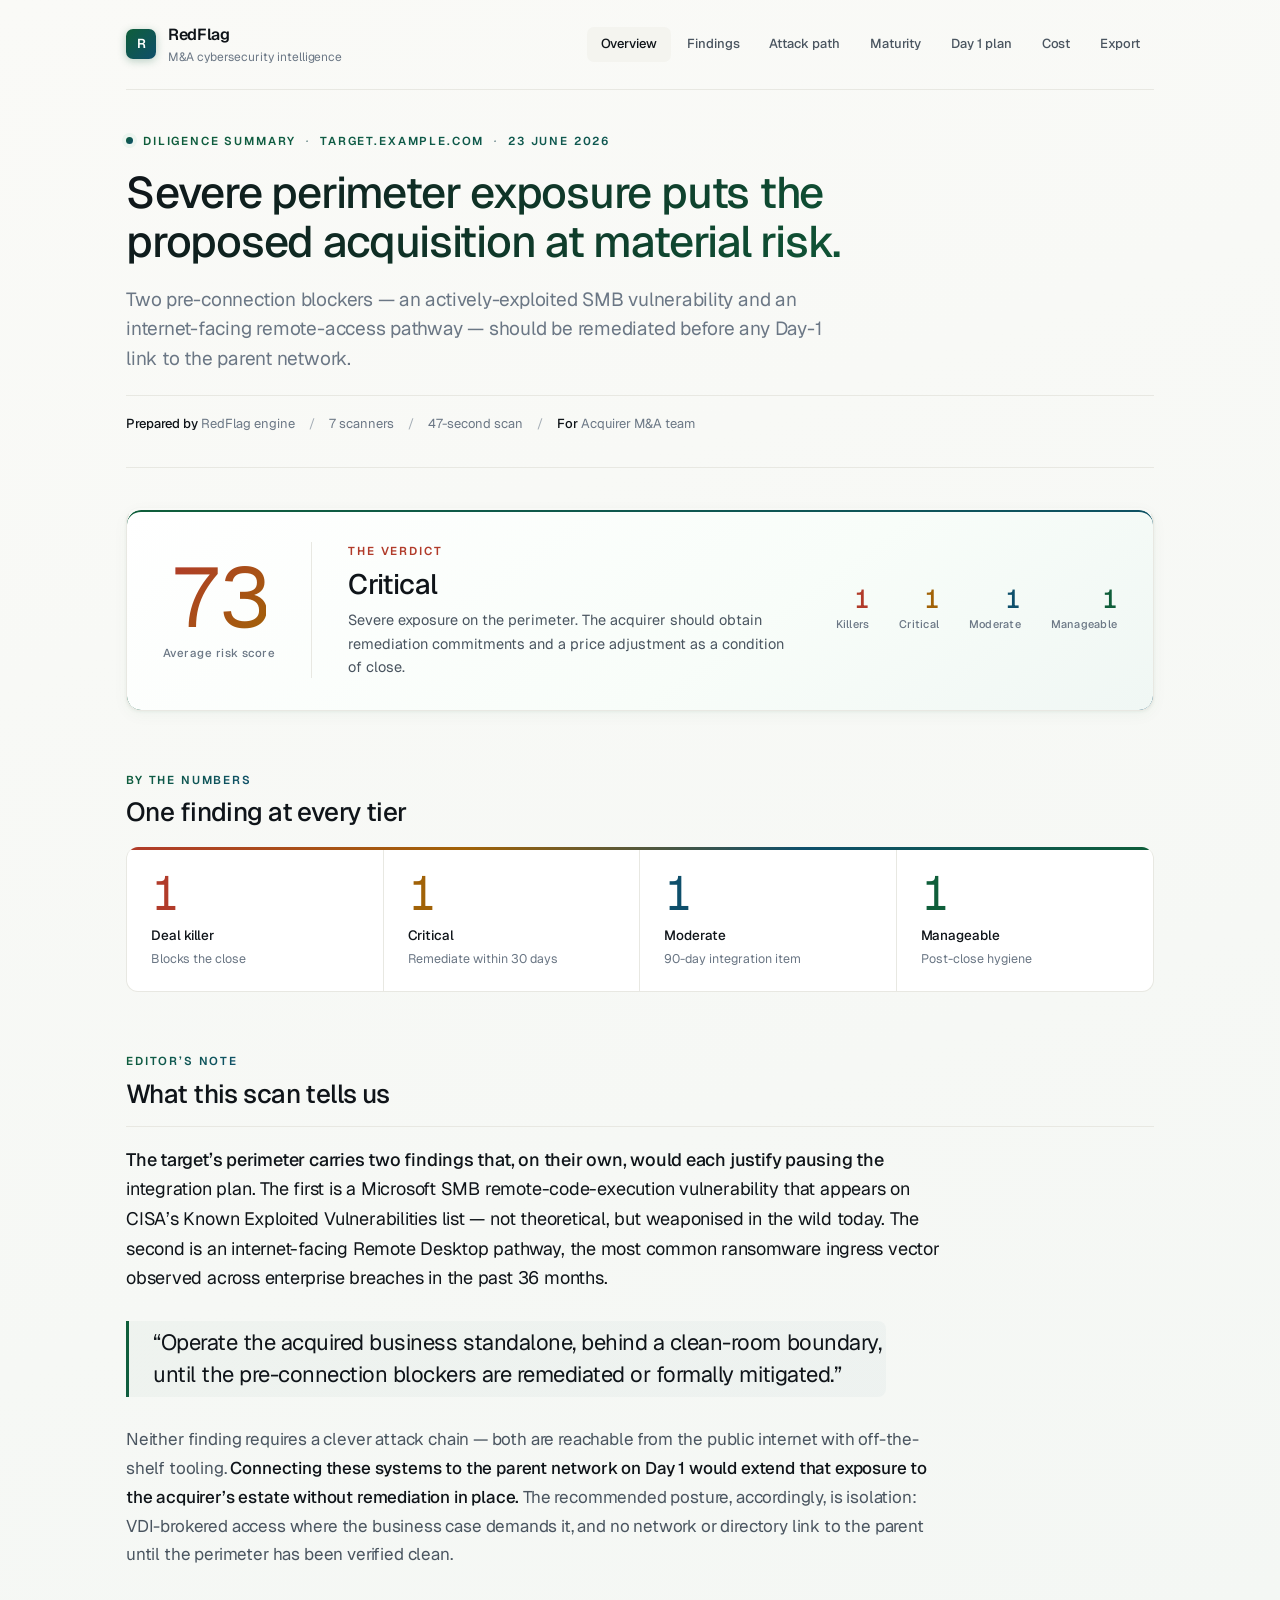
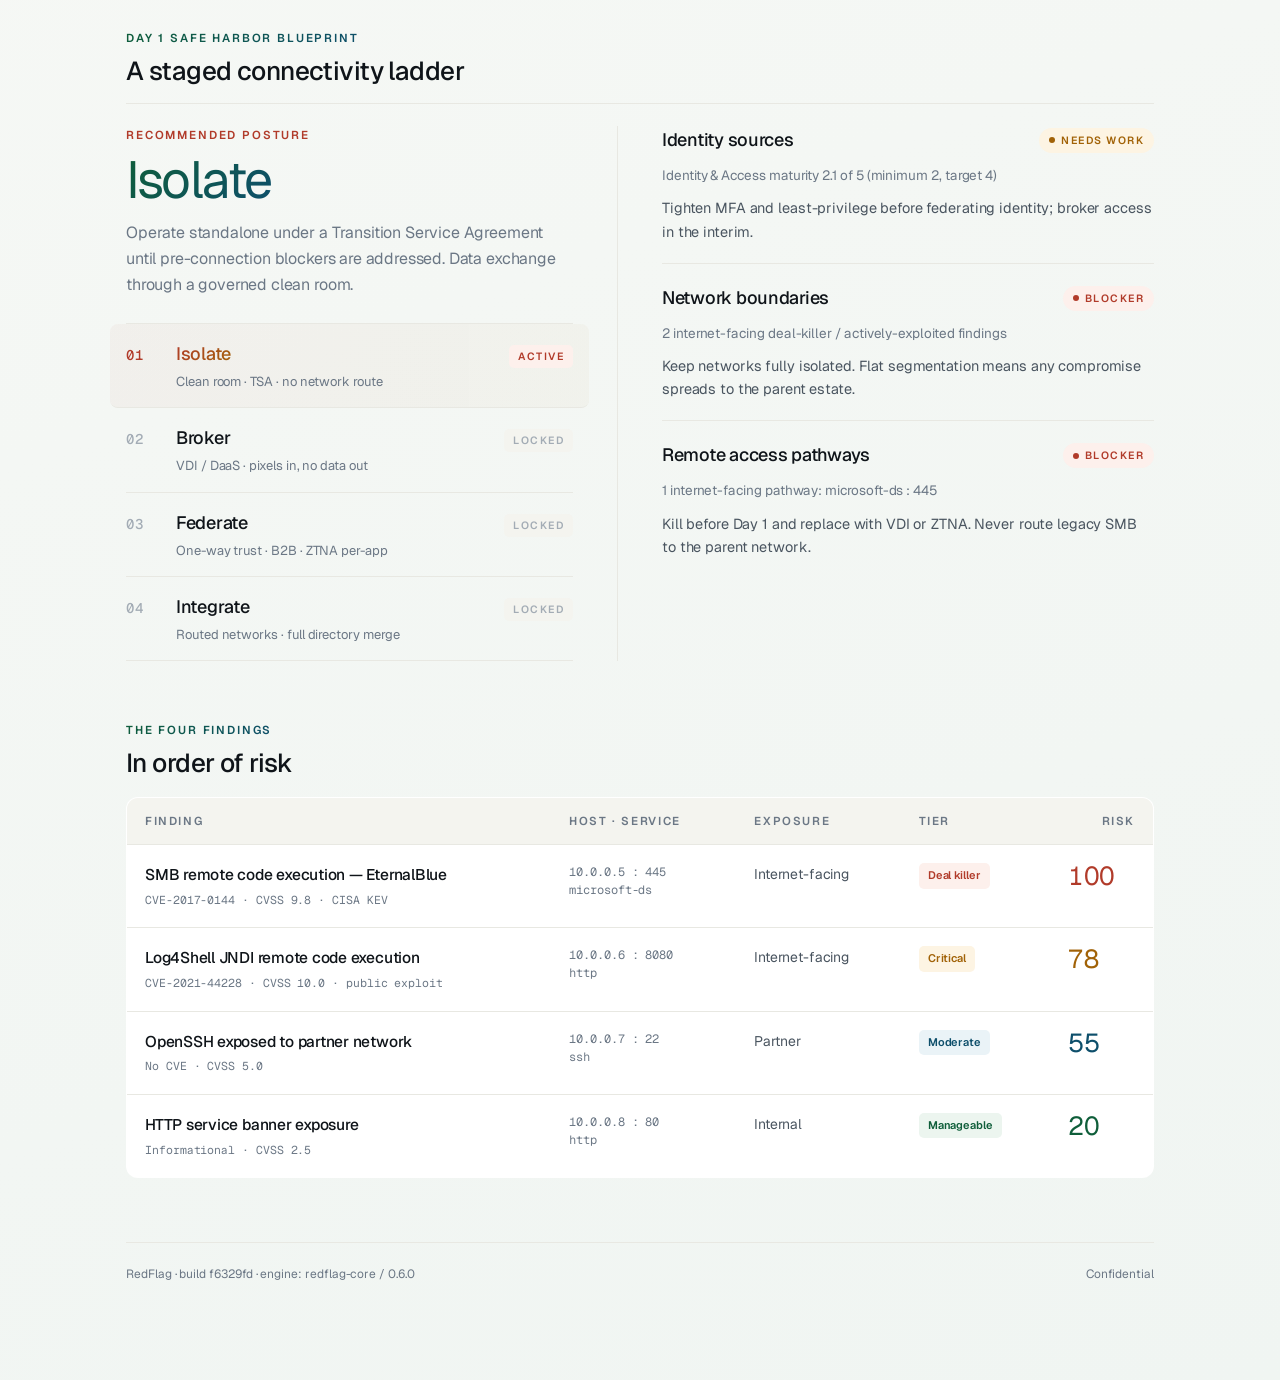
<file: design_mockups/05_executive_editorial.html>
<!DOCTYPE html>
<html lang="en">
<head>
<meta charset="UTF-8">
<title>RedFlag — Direction E: Executive Editorial (emerald)</title>
<link href="https://fonts.googleapis.com/css2?family=Geist:wght@300;400;500;600;700&family=Geist+Mono:wght@400;500;600&display=swap" rel="stylesheet">
<style>
* { box-sizing: border-box; margin: 0; padding: 0; }
:root {
  --paper:        #fafaf7;
  --surface:      #ffffff;
  --surface-soft: #f4f4ef;
  --rule:         #e8e8e2;
  --rule-strong:  #d4d4cd;
  --ink:          #0f1419;
  --ink-mid:      #4a5560;
  --ink-soft:     #6b7785;
  --ink-faint:    #a3acb5;
  --emerald:      #0f5e3a;
  --emerald-soft: #ecf5ef;
  --emerald-mid:  #2a8155;
  --clay:         #b13b2a;
  --clay-soft:    #fdf0ec;
  --ochre:        #a16207;
  --ochre-soft:   #fdf4e3;
  --teal:         #0e4f6b;
  --teal-soft:    #eaf3f7;
  --grad-primary:    linear-gradient(135deg, #0f5e3a 0%, #0e4f6b 100%);
  --grad-risk:       linear-gradient(135deg, #b13b2a 0%, #a16207 100%);
  --grad-accent:     linear-gradient(135deg, #2a8155 0%, #0e4f6b 100%);
  --grad-paper:      linear-gradient(160deg, #fafaf7 0%, #f0f5f2 100%);
}
body {
  font-family: 'Geist', -apple-system, BlinkMacSystemFont, sans-serif;
  background: var(--grad-paper);
  color: var(--ink);
  font-size: 15px;
  line-height: 1.6;
  font-feature-settings: 'ss01', 'cv11';
  -webkit-font-smoothing: antialiased;
  min-height: 100vh;
}
.app { max-width: 1140px; margin: 0 auto; padding: 0 56px 96px; }
.mono { font-family: 'Geist Mono', monospace; }

/* Top bar */
.topbar {
  display: flex; align-items: center; justify-content: space-between;
  padding: 22px 0; margin-bottom: 30px;
  border-bottom: 1px solid var(--rule);
}
.brand { display: flex; align-items: center; gap: 12px; }
.logo {
  width: 30px; height: 30px; border-radius: 7px;
  background: var(--grad-primary); color: #fff;
  display: grid; place-items: center;
  font-weight: 600; font-size: 13px; letter-spacing: -0.02em;
  box-shadow: 0 2px 8px rgba(15,94,58,0.28);
}
.brand-name {
  font-weight: 600; font-size: 16px;
  letter-spacing: -0.02em;
}
.brand-sub {
  display: block; font-size: 12px;
  color: var(--ink-soft); font-weight: 400;
  letter-spacing: -0.005em;
}
.nav { display: flex; gap: 2px; }
.nav-tab {
  font-size: 13px; font-weight: 500;
  color: var(--ink-mid); padding: 7px 14px;
  border-radius: 7px; cursor: pointer;
  letter-spacing: -0.005em;
}
.nav-tab.active {
  color: var(--ink); background: var(--surface-soft);
}
.nav-tab:hover:not(.active) {
  color: var(--ink); background: var(--surface-soft);
}

/* Article header — editorial pacing, sans-serif execution */
.article-head {
  padding: 12px 0 32px;
  border-bottom: 1px solid var(--rule);
  margin-bottom: 40px;
}
.dateline {
  display: flex; align-items: center; gap: 10px;
  font-size: 11.5px; letter-spacing: 0.16em;
  text-transform: uppercase;
  background: var(--grad-primary);
  -webkit-background-clip: text;
  background-clip: text;
  color: transparent;
  font-weight: 600; margin-bottom: 18px;
}
.dateline .sep { color: var(--ink-faint) !important; background: none; -webkit-background-clip: unset; background-clip: unset; -webkit-text-fill-color: var(--ink-faint); }
.dateline .pulse {
  width: 7px; height: 7px; border-radius: 50%;
  background: var(--grad-primary);
  box-shadow: 0 0 0 4px var(--emerald-soft);
  flex-shrink: 0;
}
.dateline .sep { color: var(--ink-faint); font-weight: 400; }
.headline {
  font-size: 44px; font-weight: 500;
  line-height: 1.12; letter-spacing: -0.028em;
  background: linear-gradient(135deg, #0f1419 0%, #0f5e3a 100%);
  -webkit-background-clip: text;
  background-clip: text;
  color: transparent;
  margin-bottom: 18px;
  max-width: 840px;
}
.standfirst {
  font-size: 19px; line-height: 1.55;
  color: var(--ink-soft); font-weight: 400;
  letter-spacing: -0.012em;
  max-width: 720px;
}
.byline {
  display: flex; align-items: center; gap: 14px;
  font-size: 13px; color: var(--ink-soft);
  margin-top: 22px; padding-top: 18px;
  border-top: 1px solid var(--rule);
}
.byline strong { color: var(--ink); font-weight: 500; }
.byline .sep { color: var(--ink-faint); }

/* Verdict block — editorial proportions, executive polish */
.verdict {
  display: grid; grid-template-columns: auto 1fr auto;
  gap: 36px; align-items: center;
  padding: 32px 36px;
  background: linear-gradient(145deg, #ffffff 0%, #f8fdf9 60%, #f0f7f4 100%);
  border: 1px solid var(--rule);
  border-top: 2px solid transparent;
  border-radius: 14px;
  margin-bottom: 40px;
  background-clip: padding-box;
  position: relative;
  box-shadow: 0 1px 3px rgba(15,94,58,0.06), 0 4px 16px rgba(15,94,58,0.04);
}
.verdict::before {
  content: '';
  position: absolute; inset: 0;
  border-radius: 14px;
  padding: 1.5px 0 0;
  background: var(--grad-primary);
  -webkit-mask: linear-gradient(#fff 0 0) content-box, linear-gradient(#fff 0 0);
  mask: linear-gradient(#fff 0 0) content-box, linear-gradient(#fff 0 0);
  -webkit-mask-composite: destination-out;
  mask-composite: exclude;
  pointer-events: none;
}
.verdict-figure { text-align: center; }
.verdict-figure .v {
  font-size: 84px; font-weight: 400;
  letter-spacing: -0.045em; line-height: 0.95;
  background: var(--grad-risk);
  -webkit-background-clip: text;
  background-clip: text;
  color: transparent;
  font-variant-numeric: tabular-nums;
  display: inline-block;
}
.verdict-figure .cap {
  display: block; margin-top: 6px;
  font-size: 11.5px; letter-spacing: 0.04em;
  color: var(--ink-soft); font-weight: 500;
}
.verdict-main {
  border-left: 1px solid var(--rule);
  padding-left: 36px;
}
.verdict-kicker {
  font-size: 11.5px; letter-spacing: 0.16em;
  text-transform: uppercase; color: var(--clay);
  font-weight: 600; margin-bottom: 8px;
}
.verdict-label {
  font-size: 28px; font-weight: 500;
  letter-spacing: -0.022em; color: var(--ink);
  line-height: 1.15; margin-bottom: 8px;
}
.verdict-msg {
  font-size: 14.5px; color: var(--ink-mid); line-height: 1.6;
  max-width: 460px;
}
.verdict-stats { display: flex; gap: 30px; }
.verdict-stats .col { text-align: right; }
.verdict-stats .num {
  font-size: 26px; font-weight: 500;
  display: block; line-height: 1;
  letter-spacing: -0.025em;
  font-variant-numeric: tabular-nums;
}
.verdict-stats .lbl {
  font-size: 11px; color: var(--ink-soft);
  font-weight: 500; margin-top: 4px; display: block;
  letter-spacing: 0.02em;
}
.c-dk { color: var(--clay); }
.c-cr { color: var(--ochre); }
.c-mo { color: var(--teal); }
.c-ma { color: var(--emerald); }

/* Section heading — editorial style */
.section { margin: 56px 0 18px; }
.section-eyebrow {
  font-size: 11.5px; letter-spacing: 0.16em;
  text-transform: uppercase;
  background: var(--grad-primary);
  -webkit-background-clip: text;
  background-clip: text;
  color: transparent;
  font-weight: 600; margin-bottom: 8px;
  display: inline-block;
}
.section-title {
  font-size: 26px; font-weight: 500;
  letter-spacing: -0.022em; color: var(--ink);
  line-height: 1.2;
}
.section-sub {
  font-size: 14.5px; color: var(--ink-soft);
  margin-top: 4px;
}
.section-rule {
  border-top: 1px solid var(--rule);
  margin-top: 16px;
}

/* Tier stats — editorial figures, executive grid */
.tier-stats {
  display: grid; grid-template-columns: repeat(4, 1fr); gap: 0;
  background: var(--surface);
  border: 1px solid var(--rule);
  border-top: none;
  border-radius: 12px;
  overflow: hidden;
  position: relative;
}
.tier-stats::before {
  content: '';
  position: absolute; top: 0; left: 0; right: 0;
  height: 3px;
  background: linear-gradient(90deg, #b13b2a 0%, #a16207 33%, #0e4f6b 66%, #0f5e3a 100%);
  border-radius: 12px 12px 0 0;
}
.tier-stat {
  padding: 22px 24px;
  border-right: 1px solid var(--rule);
}
.tier-stat:last-child { border-right: none; }
.tier-stat .figure {
  font-size: 48px; font-weight: 400;
  letter-spacing: -0.035em; line-height: 1;
  margin-bottom: 8px;
  font-variant-numeric: tabular-nums;
}
.tier-stat .figure.dk { color: var(--clay); }
.tier-stat .figure.cr { color: var(--ochre); }
.tier-stat .figure.mo { color: var(--teal); }
.tier-stat .figure.ma { color: var(--emerald); }
.tier-stat .label {
  font-size: 13.5px; color: var(--ink);
  font-weight: 500; letter-spacing: -0.005em;
}
.tier-stat .sub {
  font-size: 12.5px; color: var(--ink-soft);
  margin-top: 3px;
}

/* Editor's note — narrative, sans-serif (no drop cap) */
.article {
  font-size: 17px; line-height: 1.7;
  color: var(--ink-mid); max-width: 820px;
  font-weight: 400; letter-spacing: -0.01em;
}
.article p { margin-bottom: 18px; }
.article p:first-of-type {
  font-size: 18px; color: var(--ink);
  font-weight: 400; line-height: 1.65;
  letter-spacing: -0.012em;
}
.article p:first-of-type::first-line {
  font-weight: 500;
}
.article strong { color: var(--ink); font-weight: 500; }

.pullquote {
  font-size: 22px; line-height: 1.45;
  color: var(--ink); font-weight: 400;
  letter-spacing: -0.022em;
  border-left: 3px solid;
  border-image: var(--grad-primary) 1;
  padding: 6px 0 6px 24px;
  margin: 28px 0;
  max-width: 760px;
  background: linear-gradient(135deg, rgba(15,94,58,0.03) 0%, rgba(14,79,107,0.03) 100%);
  border-radius: 0 8px 8px 0;
}

/* Day 1 spread */
.spread {
  display: grid; grid-template-columns: 1fr 1fr;
  gap: 44px; align-items: start;
  margin-top: 22px;
}
.spread .col-left {
  border-right: 1px solid var(--rule);
  padding-right: 44px;
}

.posture-figure {
  font-size: 11.5px; letter-spacing: 0.16em;
  text-transform: uppercase; color: var(--clay);
  font-weight: 600; margin-bottom: 10px;
}
.posture-name {
  font-size: 52px; font-weight: 400;
  letter-spacing: -0.035em; line-height: 1;
  background: var(--grad-primary);
  -webkit-background-clip: text;
  background-clip: text;
  color: transparent;
  margin-bottom: 14px;
  display: inline-block;
}
.posture-desc {
  font-size: 16px; line-height: 1.6;
  color: var(--ink-soft); margin-bottom: 26px;
  letter-spacing: -0.01em;
}

.ladder-list {
  list-style: none;
  border-top: 1px solid var(--rule);
}
.ladder-list li {
  padding: 16px 0; border-bottom: 1px solid var(--rule);
  display: grid; grid-template-columns: 32px 1fr auto;
  gap: 18px; align-items: baseline;
}
.ladder-list .step-num {
  font-size: 14px; font-weight: 500;
  color: var(--ink-faint); letter-spacing: 0.04em;
  font-variant-numeric: tabular-nums;
}
.ladder-list .step-name {
  font-size: 18px; font-weight: 500;
  letter-spacing: -0.015em; color: var(--ink);
  margin-bottom: 3px;
}
.ladder-list .step-desc {
  font-size: 13px; color: var(--ink-soft);
  line-height: 1.5; letter-spacing: -0.005em;
}
.ladder-list .step-stat {
  font-size: 10.5px; letter-spacing: 0.14em;
  text-transform: uppercase; font-weight: 600;
  color: var(--ink-faint);
  padding: 3px 9px; border-radius: 5px;
  background: var(--surface-soft);
}
.ladder-list li.active {
  background: linear-gradient(90deg, rgba(177,59,42,0.04) 0%, rgba(161,98,7,0.03) 100%);
  margin: 0 -16px;
  padding-left: 16px;
  padding-right: 16px;
  border-radius: 8px;
}
.ladder-list li.active .step-num { color: var(--clay); }
.ladder-list li.active .step-name {
  background: var(--grad-risk);
  -webkit-background-clip: text;
  background-clip: text;
  color: transparent;
  display: inline-block;
}
.ladder-list li.active .step-stat {
  color: var(--clay); background: var(--clay-soft);
}

/* Pillars */
.pillar-block {
  padding-bottom: 20px; margin-bottom: 20px;
  border-bottom: 1px solid var(--rule);
}
.pillar-block:last-child { border-bottom: none; margin-bottom: 0; padding-bottom: 0; }
.pillar-row {
  display: flex; justify-content: space-between; align-items: center;
  margin-bottom: 10px;
}
.pillar-name {
  font-size: 18px; font-weight: 500;
  letter-spacing: -0.015em; color: var(--ink);
}
.rag {
  font-size: 10.5px; font-weight: 600;
  letter-spacing: 0.14em; text-transform: uppercase;
  padding: 4px 10px; border-radius: 999px;
  display: inline-flex; align-items: center; gap: 6px;
}
.rag::before {
  content: ''; width: 6px; height: 6px; border-radius: 50%;
}
.rag.red { background: var(--clay-soft); color: var(--clay); }
.rag.red::before { background: var(--clay); }
.rag.amber { background: var(--ochre-soft); color: var(--ochre); }
.rag.amber::before { background: var(--ochre); }
.rag.green { background: var(--emerald-soft); color: var(--emerald); }
.rag.green::before { background: var(--emerald); }

.pillar-evidence {
  font-size: 13.5px; color: var(--ink-soft);
  margin-bottom: 10px; letter-spacing: -0.005em;
}
.pillar-rec {
  font-size: 14.5px; line-height: 1.6; color: var(--ink-mid);
  letter-spacing: -0.008em;
}

/* Findings table */
.tbl {
  width: 100%; border-collapse: collapse;
  margin-top: 14px;
  background: var(--surface);
  border: 1px solid var(--rule);
  border-radius: 12px; overflow: hidden;
}
.tbl thead th {
  font-size: 11.5px; letter-spacing: 0.14em;
  text-transform: uppercase; color: var(--ink-soft);
  font-weight: 600; text-align: left;
  padding: 14px 18px;
  border-bottom: 1px solid var(--rule);
  background: var(--surface-soft);
}
.tbl thead th.num { text-align: right; }
.tbl td {
  padding: 18px; vertical-align: top;
  border-bottom: 1px solid var(--rule);
  font-size: 14px; color: var(--ink-mid);
  letter-spacing: -0.005em;
}
.tbl tr:last-child td { border-bottom: none; }
.tbl .title-c {
  font-size: 15.5px; font-weight: 500; color: var(--ink);
  letter-spacing: -0.015em; margin-bottom: 3px;
}
.tbl .cve {
  font-family: 'Geist Mono', monospace; font-size: 11.5px;
  color: var(--ink-soft);
}
.tbl .host {
  font-family: 'Geist Mono', monospace; font-size: 12px;
  color: var(--ink-soft); line-height: 1.5;
}
.tbl .tag {
  font-size: 11px; font-weight: 600;
  padding: 4px 9px; border-radius: 5px;
  display: inline-flex; align-items: center;
}
.tbl .tag.dk { background: var(--clay-soft); color: var(--clay); }
.tbl .tag.cr { background: var(--ochre-soft); color: var(--ochre); }
.tbl .tag.mo { background: var(--teal-soft); color: var(--teal); }
.tbl .tag.ma { background: var(--emerald-soft); color: var(--emerald); }
.tbl .risk {
  font-size: 26px; font-weight: 400; text-align: right;
  letter-spacing: -0.03em; line-height: 1;
  font-variant-numeric: tabular-nums;
}
.tbl .risk.dk { color: var(--clay); }
.tbl .risk.cr { color: var(--ochre); }
.tbl .risk.mo { color: var(--teal); }
.tbl .risk.ma { color: var(--emerald); }

/* Footer */
.colophon {
  border-top: 1px solid var(--rule);
  margin-top: 64px; padding-top: 22px;
  font-size: 12px;
  color: var(--ink-soft); letter-spacing: -0.005em;
  display: flex; justify-content: space-between;
}
</style>
</head>
<body>
<div class="app">

  <!-- Top bar -->
  <div class="topbar">
    <div class="brand">
      <div class="logo">R</div>
      <div>
        <div class="brand-name">RedFlag</div>
        <span class="brand-sub">M&amp;A cybersecurity intelligence</span>
      </div>
    </div>
    <div class="nav">
      <div class="nav-tab active">Overview</div>
      <div class="nav-tab">Findings</div>
      <div class="nav-tab">Attack path</div>
      <div class="nav-tab">Maturity</div>
      <div class="nav-tab">Day 1 plan</div>
      <div class="nav-tab">Cost</div>
      <div class="nav-tab">Export</div>
    </div>
  </div>

  <!-- Article header -->
  <div class="article-head">
    <div class="dateline">
      <span class="pulse"></span>
      <span>Diligence summary</span>
      <span class="sep">&middot;</span>
      <span>target.example.com</span>
      <span class="sep">&middot;</span>
      <span>23 June 2026</span>
    </div>
    <h1 class="headline">Severe perimeter exposure puts the proposed acquisition at material risk.</h1>
    <p class="standfirst">Two pre-connection blockers &mdash; an actively-exploited SMB vulnerability and an internet-facing remote-access pathway &mdash; should be remediated before any Day-1 link to the parent network.</p>
    <div class="byline">
      <span><strong>Prepared by</strong> RedFlag engine</span>
      <span class="sep">/</span>
      <span>7 scanners</span>
      <span class="sep">/</span>
      <span>47-second scan</span>
      <span class="sep">/</span>
      <span><strong>For</strong> Acquirer M&amp;A team</span>
    </div>
  </div>

  <!-- Verdict -->
  <div class="verdict">
    <div class="verdict-figure">
      <div class="v">73</div>
      <span class="cap">Average risk score</span>
    </div>
    <div class="verdict-main">
      <div class="verdict-kicker">The verdict</div>
      <div class="verdict-label">Critical</div>
      <div class="verdict-msg">Severe exposure on the perimeter. The acquirer should obtain remediation commitments and a price adjustment as a condition of close.</div>
    </div>
    <div class="verdict-stats">
      <div class="col"><span class="num c-dk">1</span><span class="lbl">Killers</span></div>
      <div class="col"><span class="num c-cr">1</span><span class="lbl">Critical</span></div>
      <div class="col"><span class="num c-mo">1</span><span class="lbl">Moderate</span></div>
      <div class="col"><span class="num c-ma">1</span><span class="lbl">Manageable</span></div>
    </div>
  </div>

  <!-- Tier figures -->
  <div class="section">
    <div class="section-eyebrow">By the numbers</div>
    <div class="section-title">One finding at every tier</div>
  </div>
  <div class="tier-stats">
    <div class="tier-stat">
      <div class="figure dk">1</div>
      <div class="label">Deal killer</div>
      <div class="sub">Blocks the close</div>
    </div>
    <div class="tier-stat">
      <div class="figure cr">1</div>
      <div class="label">Critical</div>
      <div class="sub">Remediate within 30 days</div>
    </div>
    <div class="tier-stat">
      <div class="figure mo">1</div>
      <div class="label">Moderate</div>
      <div class="sub">90-day integration item</div>
    </div>
    <div class="tier-stat">
      <div class="figure ma">1</div>
      <div class="label">Manageable</div>
      <div class="sub">Post-close hygiene</div>
    </div>
  </div>

  <!-- Editor's note -->
  <div class="section">
    <div class="section-eyebrow">Editor&rsquo;s note</div>
    <div class="section-title">What this scan tells us</div>
    <div class="section-rule"></div>
  </div>
  <div class="article">
    <p>The target&rsquo;s perimeter carries two findings that, on their own, would each justify pausing the integration plan. The first is a Microsoft SMB remote-code-execution vulnerability that appears on CISA&rsquo;s Known Exploited Vulnerabilities list &mdash; not theoretical, but weaponised in the wild today. The second is an internet-facing Remote Desktop pathway, the most common ransomware ingress vector observed across enterprise breaches in the past 36 months.</p>

    <div class="pullquote">&ldquo;Operate the acquired business standalone, behind a clean-room boundary, until the pre-connection blockers are remediated or formally mitigated.&rdquo;</div>

    <p>Neither finding requires a clever attack chain &mdash; both are reachable from the public internet with off-the-shelf tooling. <strong>Connecting these systems to the parent network on Day 1 would extend that exposure to the acquirer&rsquo;s estate without remediation in place.</strong> The recommended posture, accordingly, is isolation: VDI-brokered access where the business case demands it, and no network or directory link to the parent until the perimeter has been verified clean.</p>
  </div>

  <!-- Day 1 plan -->
  <div class="section">
    <div class="section-eyebrow">Day 1 Safe Harbor Blueprint</div>
    <div class="section-title">A staged connectivity ladder</div>
    <div class="section-rule"></div>
  </div>

  <div class="spread">
    <div class="col-left">
      <div class="posture-figure">Recommended posture</div>
      <div class="posture-name">Isolate</div>
      <div class="posture-desc">Operate standalone under a Transition Service Agreement until pre-connection blockers are addressed. Data exchange through a governed clean room.</div>

      <ul class="ladder-list">
        <li class="active">
          <span class="step-num mono">01</span>
          <div>
            <div class="step-name">Isolate</div>
            <div class="step-desc">Clean room &middot; TSA &middot; no network route</div>
          </div>
          <span class="step-stat">Active</span>
        </li>
        <li>
          <span class="step-num mono">02</span>
          <div>
            <div class="step-name">Broker</div>
            <div class="step-desc">VDI / DaaS &middot; pixels in, no data out</div>
          </div>
          <span class="step-stat">Locked</span>
        </li>
        <li>
          <span class="step-num mono">03</span>
          <div>
            <div class="step-name">Federate</div>
            <div class="step-desc">One-way trust &middot; B2B &middot; ZTNA per-app</div>
          </div>
          <span class="step-stat">Locked</span>
        </li>
        <li>
          <span class="step-num mono">04</span>
          <div>
            <div class="step-name">Integrate</div>
            <div class="step-desc">Routed networks &middot; full directory merge</div>
          </div>
          <span class="step-stat">Locked</span>
        </li>
      </ul>
    </div>

    <div class="col-right">
      <div class="pillar-block">
        <div class="pillar-row">
          <div class="pillar-name">Identity sources</div>
          <div class="rag amber">Needs work</div>
        </div>
        <div class="pillar-evidence">Identity &amp; Access maturity 2.1 of 5 (minimum 2, target 4)</div>
        <div class="pillar-rec">Tighten MFA and least-privilege before federating identity; broker access in the interim.</div>
      </div>
      <div class="pillar-block">
        <div class="pillar-row">
          <div class="pillar-name">Network boundaries</div>
          <div class="rag red">Blocker</div>
        </div>
        <div class="pillar-evidence">2 internet-facing deal-killer / actively-exploited findings</div>
        <div class="pillar-rec">Keep networks fully isolated. Flat segmentation means any compromise spreads to the parent estate.</div>
      </div>
      <div class="pillar-block">
        <div class="pillar-row">
          <div class="pillar-name">Remote access pathways</div>
          <div class="rag red">Blocker</div>
        </div>
        <div class="pillar-evidence">1 internet-facing pathway: microsoft-ds : 445</div>
        <div class="pillar-rec">Kill before Day 1 and replace with VDI or ZTNA. Never route legacy SMB to the parent network.</div>
      </div>
    </div>
  </div>

  <!-- Findings -->
  <div class="section">
    <div class="section-eyebrow">The four findings</div>
    <div class="section-title">In order of risk</div>
  </div>
  <table class="tbl">
    <thead><tr>
      <th>Finding</th>
      <th>Host &middot; service</th>
      <th>Exposure</th>
      <th>Tier</th>
      <th class="num">Risk</th>
    </tr></thead>
    <tbody>
      <tr>
        <td>
          <div class="title-c">SMB remote code execution &mdash; EternalBlue</div>
          <div class="cve">CVE-2017-0144 &middot; CVSS 9.8 &middot; CISA KEV</div>
        </td>
        <td><div class="host">10.0.0.5 : 445<br>microsoft-ds</div></td>
        <td>Internet-facing</td>
        <td><span class="tag dk">Deal killer</span></td>
        <td><span class="risk dk">100</span></td>
      </tr>
      <tr>
        <td>
          <div class="title-c">Log4Shell JNDI remote code execution</div>
          <div class="cve">CVE-2021-44228 &middot; CVSS 10.0 &middot; public exploit</div>
        </td>
        <td><div class="host">10.0.0.6 : 8080<br>http</div></td>
        <td>Internet-facing</td>
        <td><span class="tag cr">Critical</span></td>
        <td><span class="risk cr">78</span></td>
      </tr>
      <tr>
        <td>
          <div class="title-c">OpenSSH exposed to partner network</div>
          <div class="cve">No CVE &middot; CVSS 5.0</div>
        </td>
        <td><div class="host">10.0.0.7 : 22<br>ssh</div></td>
        <td>Partner</td>
        <td><span class="tag mo">Moderate</span></td>
        <td><span class="risk mo">55</span></td>
      </tr>
      <tr>
        <td>
          <div class="title-c">HTTP service banner exposure</div>
          <div class="cve">Informational &middot; CVSS 2.5</div>
        </td>
        <td><div class="host">10.0.0.8 : 80<br>http</div></td>
        <td>Internal</td>
        <td><span class="tag ma">Manageable</span></td>
        <td><span class="risk ma">20</span></td>
      </tr>
    </tbody>
  </table>

  <!-- Colophon -->
  <div class="colophon">
    <span>RedFlag &middot; build f6329fd &middot; engine: redflag-core / 0.6.0</span>
    <span>Confidential</span>
  </div>

</div>
</body>
</html>
</file>
